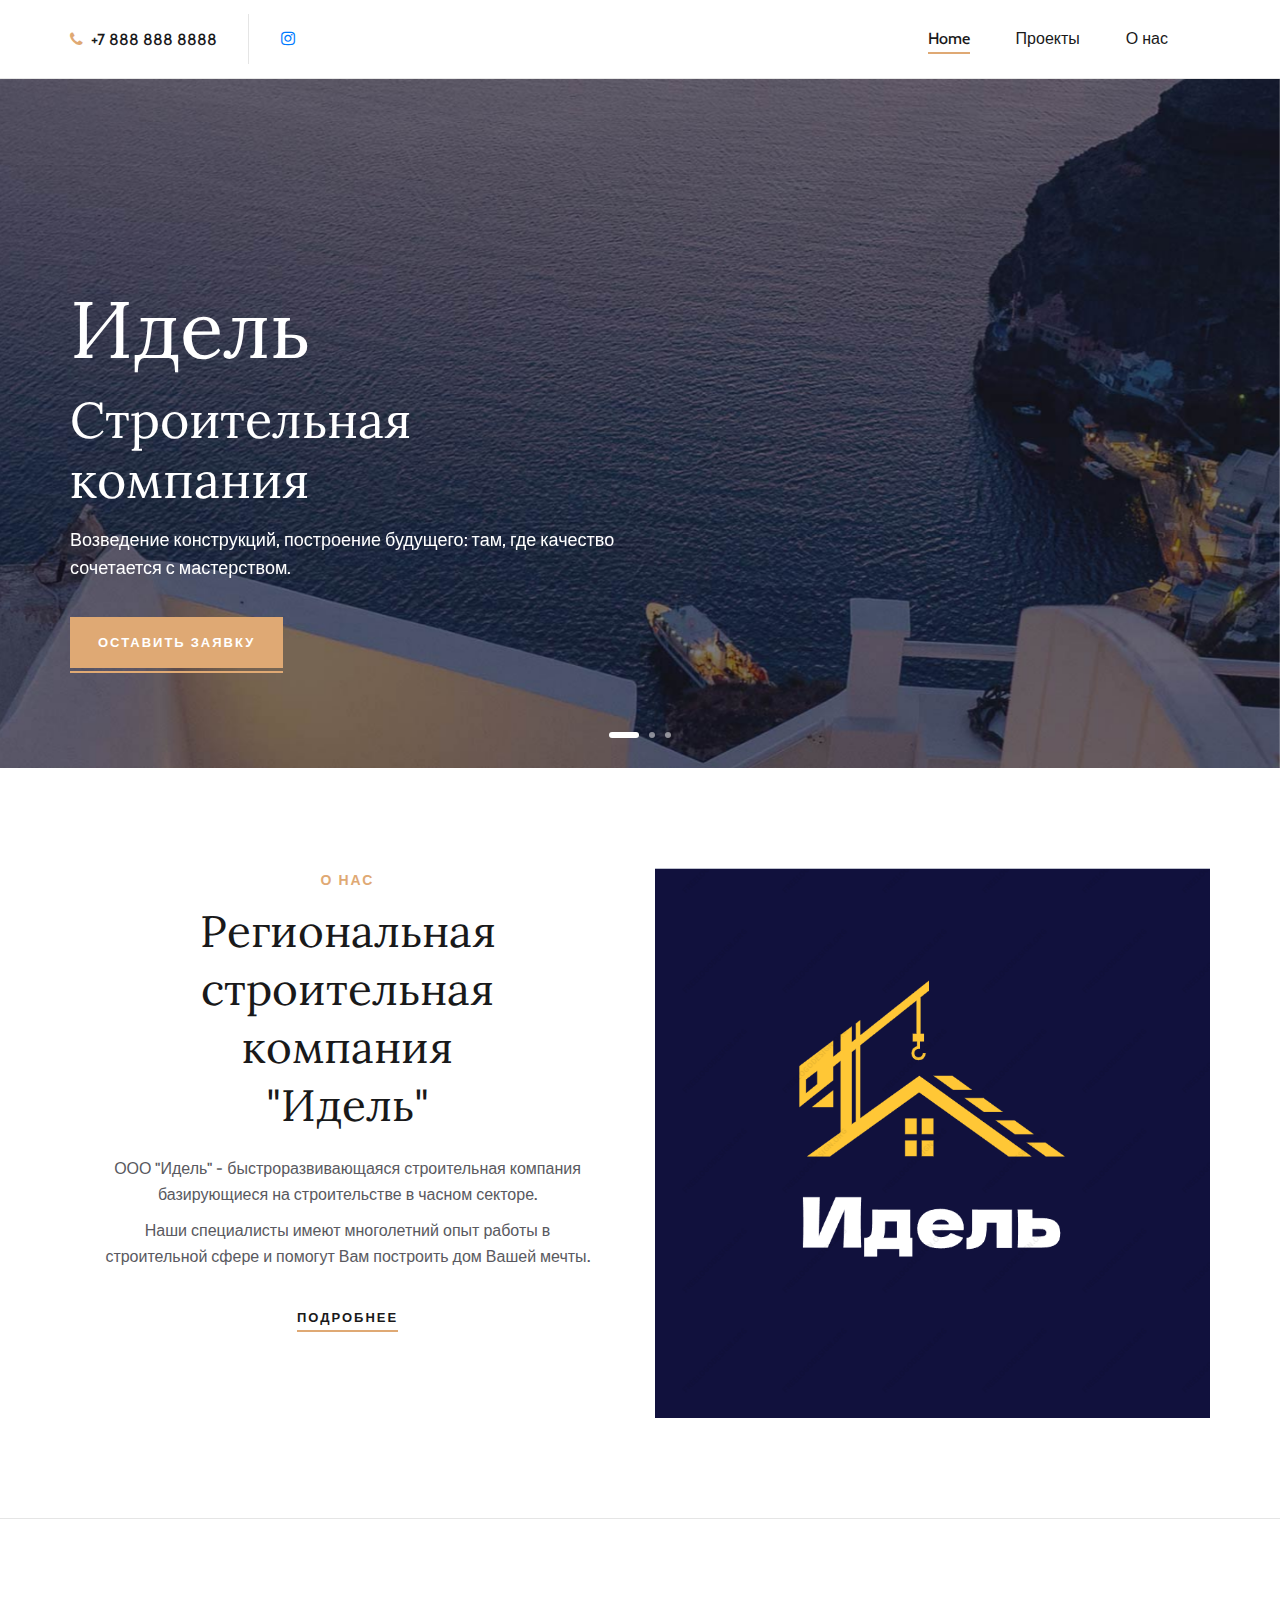
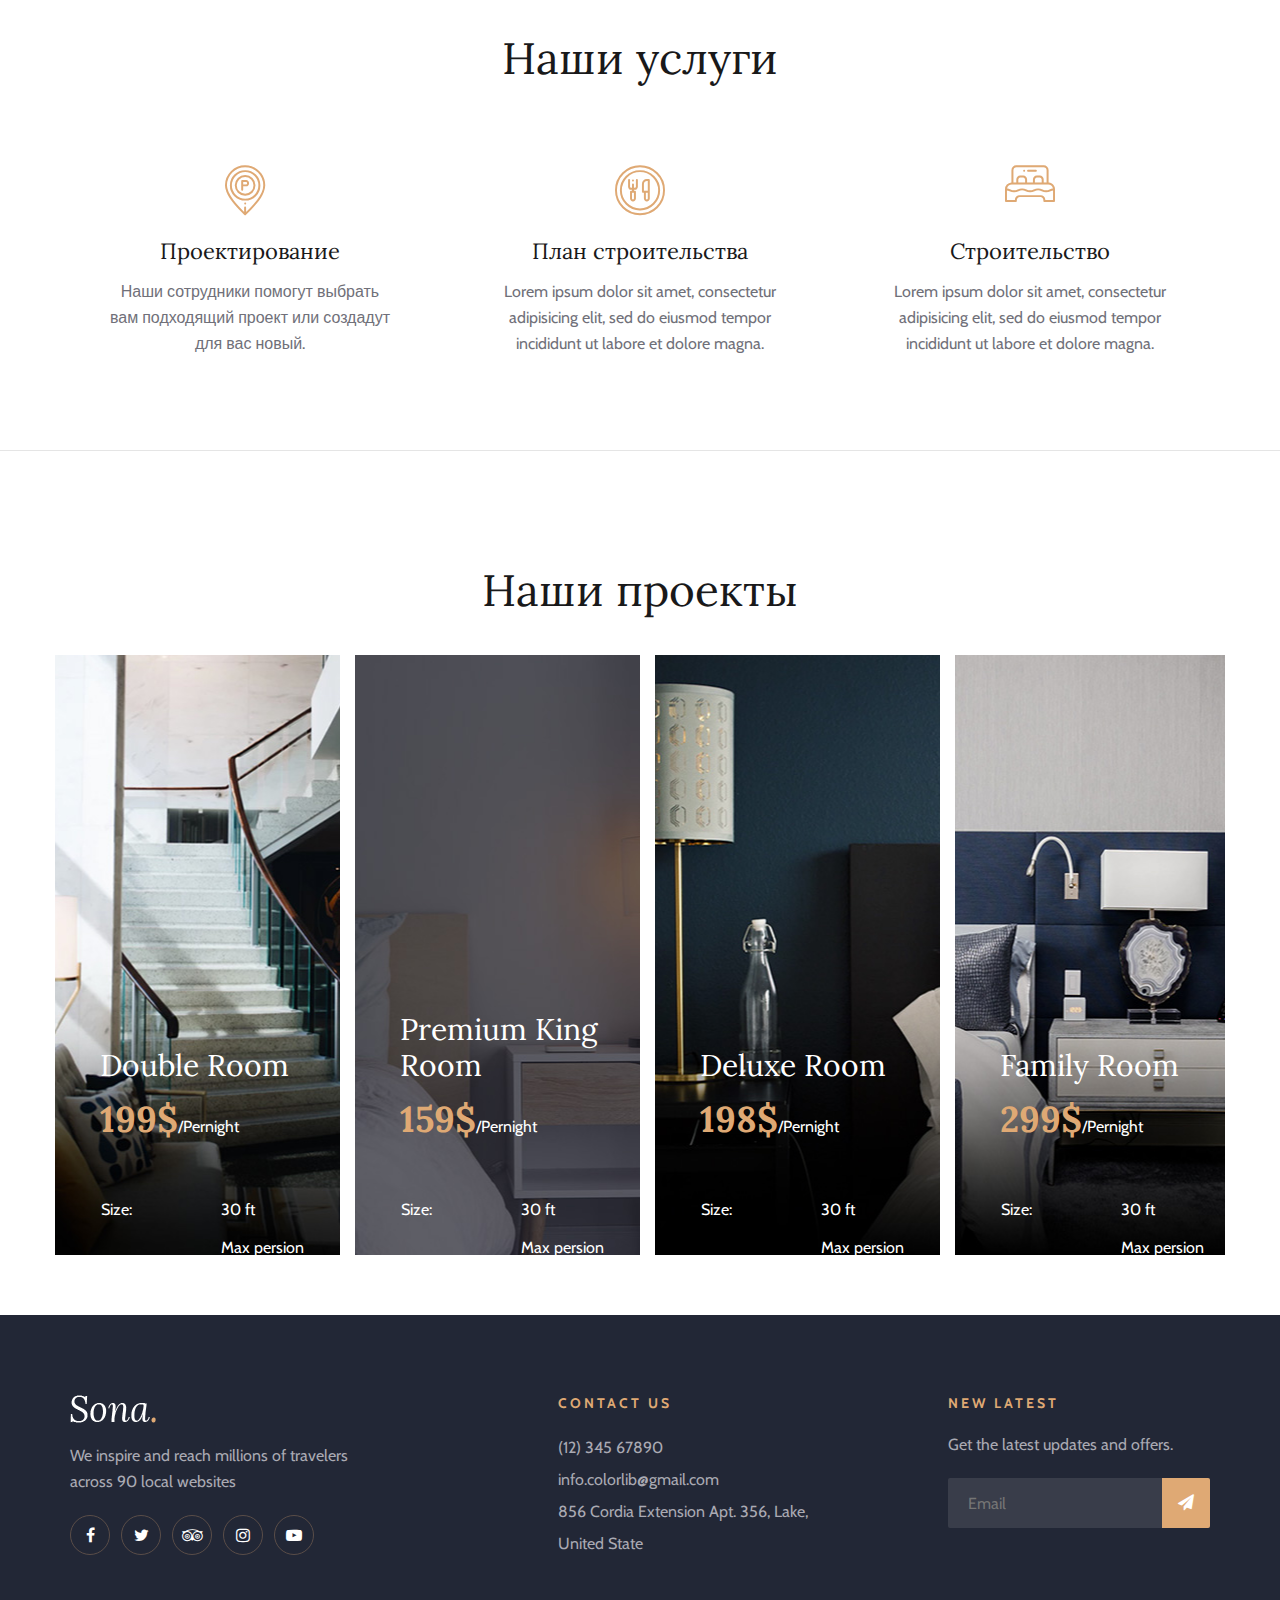
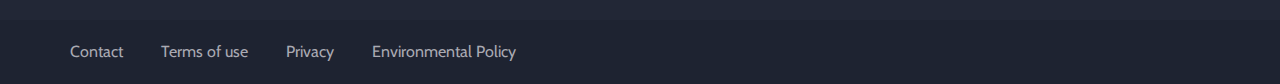
<file: index.html>
<!DOCTYPE html>
<html lang="zxx">

<head>
    <meta charset="UTF-8">
    <meta name="description" content="Sona Template">
    <meta name="keywords" content="Sona, unica, creative, html">
    <meta name="viewport" content="width=device-width, initial-scale=1.0">
    <meta http-equiv="X-UA-Compatible" content="ie=edge">
    <title>Sona | Template</title>

    <!-- Google Font -->
    <link href="https://fonts.googleapis.com/css?family=Lora:400,700&display=swap" rel="stylesheet">
    <link href="https://fonts.googleapis.com/css?family=Cabin:400,500,600,700&display=swap" rel="stylesheet">

    <!-- Css Styles -->
    <link rel="stylesheet" href="css/bootstrap.min.css" type="text/css">
    <link rel="stylesheet" href="css/font-awesome.min.css" type="text/css">
    <link rel="stylesheet" href="css/elegant-icons.css" type="text/css">
    <link rel="stylesheet" href="css/flaticon.css" type="text/css">
    <link rel="stylesheet" href="css/owl.carousel.min.css" type="text/css">
    <link rel="stylesheet" href="css/nice-select.css" type="text/css">
    <link rel="stylesheet" href="css/jquery-ui.min.css" type="text/css">
    <link rel="stylesheet" href="css/magnific-popup.css" type="text/css">
    <link rel="stylesheet" href="css/slicknav.min.css" type="text/css">
    <link rel="stylesheet" href="css/style.css" type="text/css">
</head>

<body>
    <!-- Page Preloder -->
    <div id="preloder">
        <div class="loader"></div>
    </div>

    <!-- Offcanvas Menu Section Begin -->
    <div class="offcanvas-menu-overlay"></div>
    <div class="canvas-open">
        <i class="icon_menu"></i>
    </div>
    <div class="offcanvas-menu-wrapper">
        <div class="canvas-close">
            <i class="icon_close"></i>
        </div>
        <div class="search-icon  search-switch">
            <i class="icon_search"></i>
        </div>
        
        <nav class="mainmenu mobile-menu">
            <ul>
                <li class="active"><a href="./index.html">Home</a></li>
                <li><a href="./rooms.html">Проекты</a></li>
                <li><a href="./about-us.html">О нас</a></li>
                <li><a href="./pages.html">Pages</a>
                    <ul class="dropdown">
                        <li><a href="./room-details.html">Room Details</a></li>
                        <li><a href="#">Deluxe Room</a></li>
                        <li><a href="#">Family Room</a></li>
                        <li><a href="#">Premium Room</a></li>
                    </ul>
                </li>
                <li><a href="./blog.html">News</a></li>
                <li><a href="./contact.html">Contact</a></li>
            </ul>
        </nav>
        <div id="mobile-menu-wrap"></div>
        <div class="top-social">
            

            
            <a href="#"><i class="fa fa-instagram"></i></a>
        </div>
        <ul class="top-widget">
            <li><i class="fa fa-phone"></i> +7 888 888 8888</li>
            <li><i class="fa fa-envelope"></i> info.colorlib@gmail.com</li>
        </ul>
    </div>
    <!-- Offcanvas Menu Section End -->

    <!-- Header Section Begin -->
    <header class="header-section">
        
        <div class="menu-item top-nav" >
            <div class="container">
                <div class="row">
                    <div class="col-lg-6 flex">
                        <ul class="tn-left flex_center">
                            <li><i class="fa fa-phone"></i> +7 888 888 8888</li>
                            <a href="#"><i class="fa fa-instagram"></i></a>
                        </ul>
                    </div>
                    <div class="col-lg-6">
                        <div class="nav-menu">
                            <nav class="mainmenu">
                                <ul>
                                    <li class="active"><a href="./index.html">Home</a></li>
                                    <li><a href="./rooms.html">Проекты</a></li>
                                    <li><a href="./about-us.html">О нас</a></li>
                                    
                                </ul>
                            </nav>
                            
                        </div>
                    </div>
                </div>
            </div>
        </div>
    </header>
    <!-- Header End -->

    <!-- Hero Section Begin -->
    <section class="hero-section">
        <div class="container">
            <div class="row">
                <div class="col-lg-6">
                    <div class="hero-text">
                        <h1>Идель</h1><h2>Строительная компания</h2>
                        <p>Возведение конструкций, построение будущего: там, где качество сочетается с мастерством.</p>
                        <a href="#" class="primary-btn my_main_btn">Оставить заявку</a>
                    </div>
                </div>
                
            </div>
        </div>
        <div class="hero-slider owl-carousel">
            <div class="hs-item set-bg" data-setbg="img/hero/hero-1.jpg"></div>
            <div class="hs-item set-bg" data-setbg="img/hero/hero-2.jpg"></div>
            <div class="hs-item set-bg" data-setbg="img/hero/hero-3.jpg"></div>
        </div>
    </section>
    <!-- Hero Section End -->

    <!-- About Us Section Begin -->
    <section class="aboutus-section spad">
        <div class="container">
            <div class="row">
                <div class="col-lg-6">
                    <div class="about-text">
                        <div class="section-title">
                            <span>О нас</span>
                            <h2>Региональная строительная компания <br />"Идель"</h2>
                        </div>
                        <p class="f-para">ООО "Идель" - быстроразвивающаяся строительная компания базирующиеся на строительстве в часном секторе.</p>
                        <p class="s-para">Наши специалисты имеют многолетний опыт работы в строительной сфере и помогут Вам построить дом Вашей мечты.</p>
                        <a href="#" class="primary-btn about-btn">Подробнее</a>
                    </div>
                </div>
                <div class="col-lg-6">
                    <div class="about-pic">
                        <div class="row">
                            <div class="col-sm-12">
                                <img src="img/logohd1.png" alt="">
                            </div>
                            
                        </div>
                    </div>
                </div>
            </div>
        </div>
    </section>
    <!-- About Us Section End -->

    <!-- Services Section End -->
    <section class="services-section spad">
        <div class="container">
            <div class="row">
                <div class="col-lg-12">
                    <div class="section-title">
                       
                        <h2>Наши услуги</h2>
                    </div>
                </div>
            </div>
            <div class="row">
                <div class="col-lg-4 col-sm-6">
                    <div class="service-item">
                        <i class="flaticon-036-parking"></i>
                        <h4>Проектирование</h4>
                        <p>Наши сотрудники помогут выбрать вам подходящий проект или создадут для вас новый.</p>
                    </div>
                </div>
                <div class="col-lg-4 col-sm-6">
                    <div class="service-item">
                        <i class="flaticon-033-dinner"></i>
                        <h4>План строительства</h4>
                        <p>Lorem ipsum dolor sit amet, consectetur adipisicing elit, sed do eiusmod tempor incididunt ut
                            labore et dolore magna.</p>
                    </div>
                </div>
                <div class="col-lg-4 col-sm-6">
                    <div class="service-item">
                        <i class="flaticon-026-bed"></i>
                        <h4>Строительство</h4>
                        <p>Lorem ipsum dolor sit amet, consectetur adipisicing elit, sed do eiusmod tempor incididunt ut
                            labore et dolore magna.</p>
                    </div>
                </div>
                
            </div>
        </div>
    </section>
    <!-- Services Section End -->

    <!-- Home Room Section Begin -->
    <section class="services-section spad">
        <div class="container">
            <div class="row">
                <div class="col-lg-12">
                    <div class="section-title">
                        
                        <h2>Наши проекты</h2>
                    </div>
                </div>
            </div>
            <div class="hp-room-items">
                <div class="row">
                    <div class="col-lg-3 col-md-6">
                        <div class="hp-room-item set-bg" data-setbg="img/room/room-b1.jpg">
                            <div class="hr-text">
                                <h3>Double Room</h3>
                                <h2>199$<span>/Pernight</span></h2>
                                <table>
                                    <tbody>
                                        <tr>
                                            <td class="r-o">Size:</td>
                                            <td>30 ft</td>
                                        </tr>
                                        <tr>
                                            <td class="r-o">Capacity:</td>
                                            <td>Max persion 5</td>
                                        </tr>
                                        <tr>
                                            <td class="r-o">Bed:</td>
                                            <td>King Beds</td>
                                        </tr>
                                        <tr>
                                            <td class="r-o">Services:</td>
                                            <td>Wifi, Television, Bathroom,...</td>
                                        </tr>
                                    </tbody>
                                </table>
                                <a href="#" class="primary-btn">More Details</a>
                            </div>
                        </div>
                    </div>
                    <div class="col-lg-3 col-md-6">
                        <div class="hp-room-item set-bg" data-setbg="img/room/room-b2.jpg">
                            <div class="hr-text">
                                <h3>Premium King Room</h3>
                                <h2>159$<span>/Pernight</span></h2>
                                <table>
                                    <tbody>
                                        <tr>
                                            <td class="r-o">Size:</td>
                                            <td>30 ft</td>
                                        </tr>
                                        <tr>
                                            <td class="r-o">Capacity:</td>
                                            <td>Max persion 5</td>
                                        </tr>
                                        <tr>
                                            <td class="r-o">Bed:</td>
                                            <td>King Beds</td>
                                        </tr>
                                        <tr>
                                            <td class="r-o">Services:</td>
                                            <td>Wifi, Television, Bathroom,...</td>
                                        </tr>
                                    </tbody>
                                </table>
                                <a href="#" class="primary-btn">More Details</a>
                            </div>
                        </div>
                    </div>
                    <div class="col-lg-3 col-md-6">
                        <div class="hp-room-item set-bg" data-setbg="img/room/room-b3.jpg">
                            <div class="hr-text">
                                <h3>Deluxe Room</h3>
                                <h2>198$<span>/Pernight</span></h2>
                                <table>
                                    <tbody>
                                        <tr>
                                            <td class="r-o">Size:</td>
                                            <td>30 ft</td>
                                        </tr>
                                        <tr>
                                            <td class="r-o">Capacity:</td>
                                            <td>Max persion 5</td>
                                        </tr>
                                        <tr>
                                            <td class="r-o">Bed:</td>
                                            <td>King Beds</td>
                                        </tr>
                                        <tr>
                                            <td class="r-o">Services:</td>
                                            <td>Wifi, Television, Bathroom,...</td>
                                        </tr>
                                    </tbody>
                                </table>
                                <a href="#" class="primary-btn">More Details</a>
                            </div>
                        </div>
                    </div>
                    <div class="col-lg-3 col-md-6">
                        <div class="hp-room-item set-bg" data-setbg="img/room/room-b4.jpg">
                            <div class="hr-text">
                                <h3>Family Room</h3>
                                <h2>299$<span>/Pernight</span></h2>
                                <table>
                                    <tbody>
                                        <tr>
                                            <td class="r-o">Size:</td>
                                            <td>30 ft</td>
                                        </tr>
                                        <tr>
                                            <td class="r-o">Capacity:</td>
                                            <td>Max persion 5</td>
                                        </tr>
                                        <tr>
                                            <td class="r-o">Bed:</td>
                                            <td>King Beds</td>
                                        </tr>
                                        <tr>
                                            <td class="r-o">Services:</td>
                                            <td>Wifi, Television, Bathroom,...</td>
                                        </tr>
                                    </tbody>
                                </table>
                                <a href="#" class="primary-btn">More Details</a>
                            </div>
                        </div>
                    </div>
                </div>
            </div>
        </div>
    </section>
    <!-- Home Room Section End -->

   

   

    <!-- Footer Section Begin -->
    <footer class="footer-section">
        <div class="container">
            <div class="footer-text">
                <div class="row">
                    <div class="col-lg-4">
                        <div class="ft-about">
                            <div class="logo">
                                <a href="#">
                                    <img src="img/footer-logo.png" alt="">
                                </a>
                            </div>
                            <p>We inspire and reach millions of travelers<br /> across 90 local websites</p>
                            <div class="fa-social">
                                <a href="#"><i class="fa fa-facebook"></i></a>
                                <a href="#"><i class="fa fa-twitter"></i></a>
                                <a href="#"><i class="fa fa-tripadvisor"></i></a>
                                <a href="#"><i class="fa fa-instagram"></i></a>
                                <a href="#"><i class="fa fa-youtube-play"></i></a>
                            </div>
                        </div>
                    </div>
                    <div class="col-lg-3 offset-lg-1">
                        <div class="ft-contact">
                            <h6>Contact Us</h6>
                            <ul>
                                <li>(12) 345 67890</li>
                                <li>info.colorlib@gmail.com</li>
                                <li>856 Cordia Extension Apt. 356, Lake, United State</li>
                            </ul>
                        </div>
                    </div>
                    <div class="col-lg-3 offset-lg-1">
                        <div class="ft-newslatter">
                            <h6>New latest</h6>
                            <p>Get the latest updates and offers.</p>
                            <form action="#" class="fn-form">
                                <input type="text" placeholder="Email">
                                <button type="submit"><i class="fa fa-send"></i></button>
                            </form>
                        </div>
                    </div>
                </div>
            </div>
        </div>
        <div class="copyright-option">
            <div class="container">
                <div class="row">
                    <div class="col-lg-7">
                        <ul>
                            <li><a href="#">Contact</a></li>
                            <li><a href="#">Terms of use</a></li>
                            <li><a href="#">Privacy</a></li>
                            <li><a href="#">Environmental Policy</a></li>
                        </ul>
                    </div>
                </div>
            </div>
        </div>
    </footer>
    <!-- Footer Section End -->

    <!-- Search model Begin -->
    <div class="search-model">
        <div class="h-100 d-flex align-items-center justify-content-center">
            <div class="search-close-switch"><i class="icon_close"></i></div>
            <form class="search-model-form">
                <input type="text" id="search-input" placeholder="Search here.....">
            </form>
        </div>
    </div>
    <!-- Search model end -->

    <!-- Js Plugins -->
    <script src="js/jquery-3.3.1.min.js"></script>
    <script src="js/bootstrap.min.js"></script>
    <script src="js/jquery.magnific-popup.min.js"></script>
    <script src="js/jquery.nice-select.min.js"></script>
    <script src="js/jquery-ui.min.js"></script>
    <script src="js/jquery.slicknav.js"></script>
    <script src="js/owl.carousel.min.js"></script>
    <script src="js/main.js"></script>
</body>

</html>
</file>
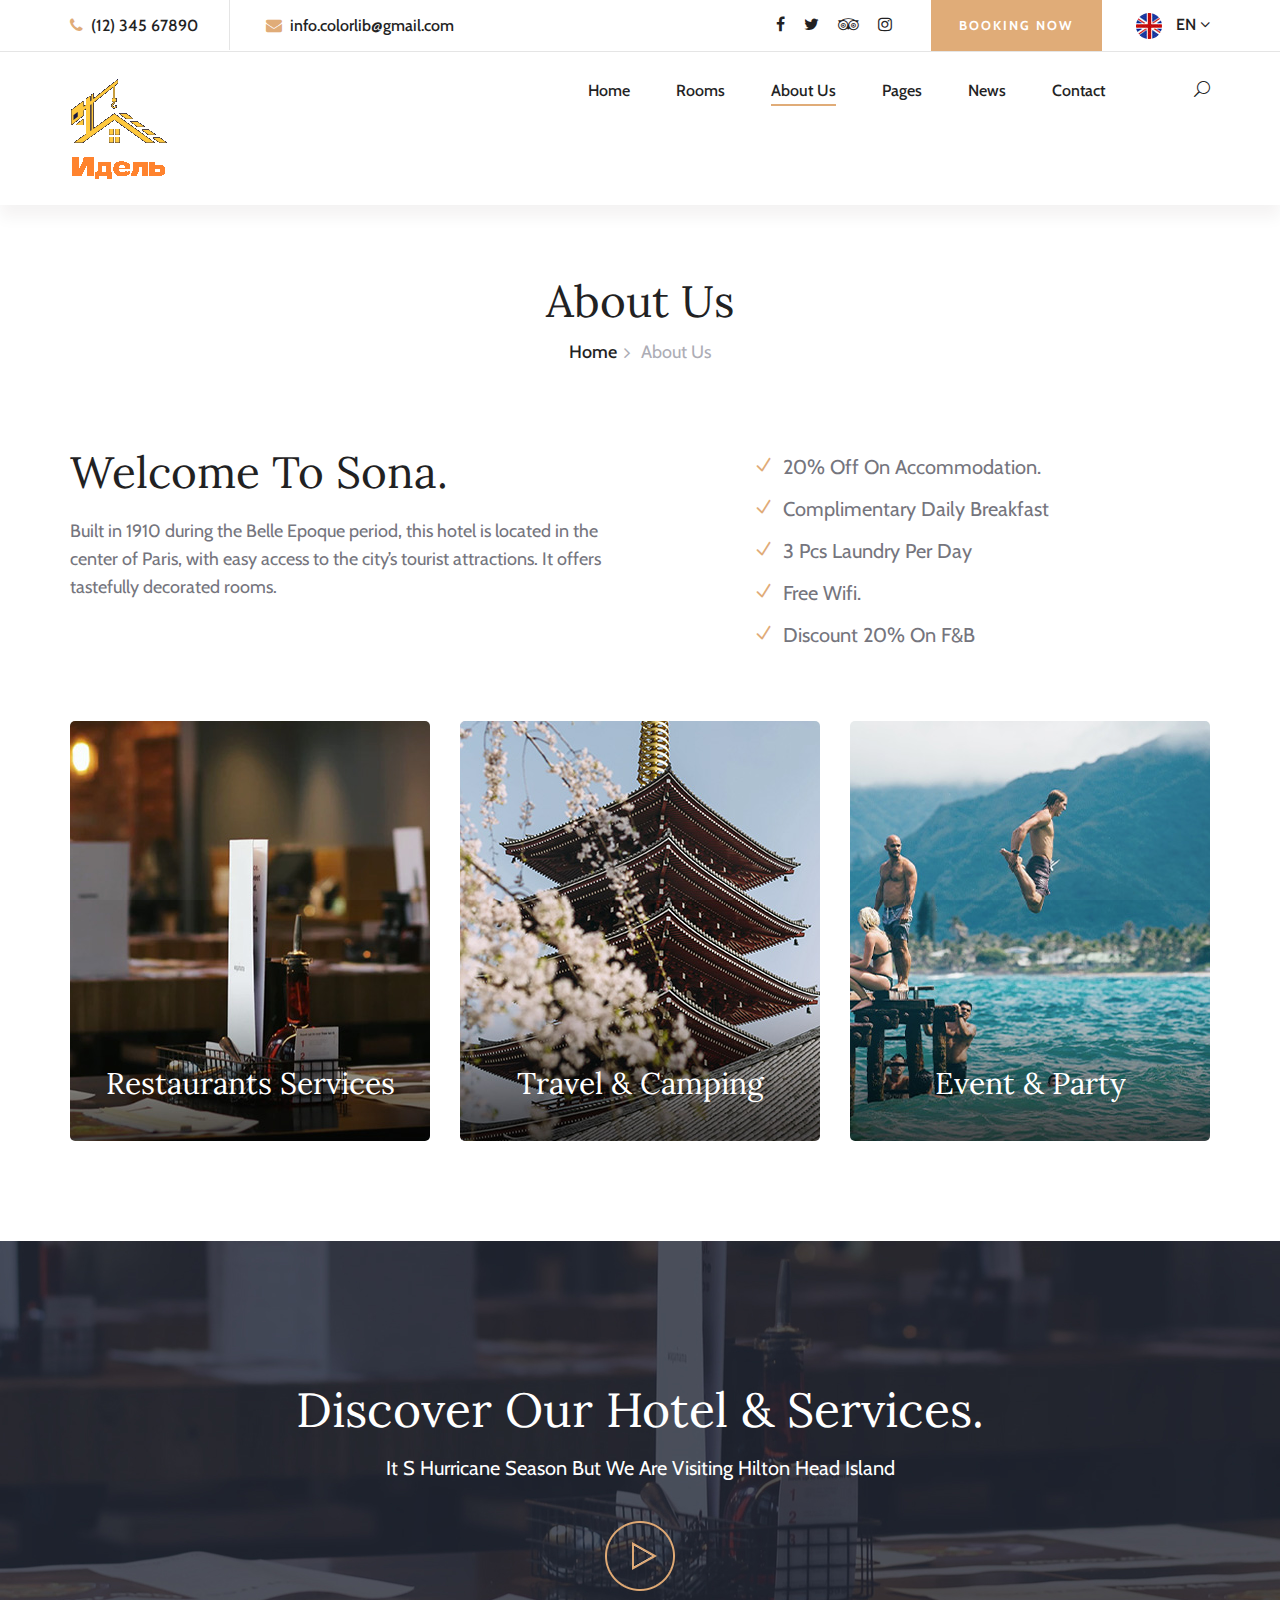
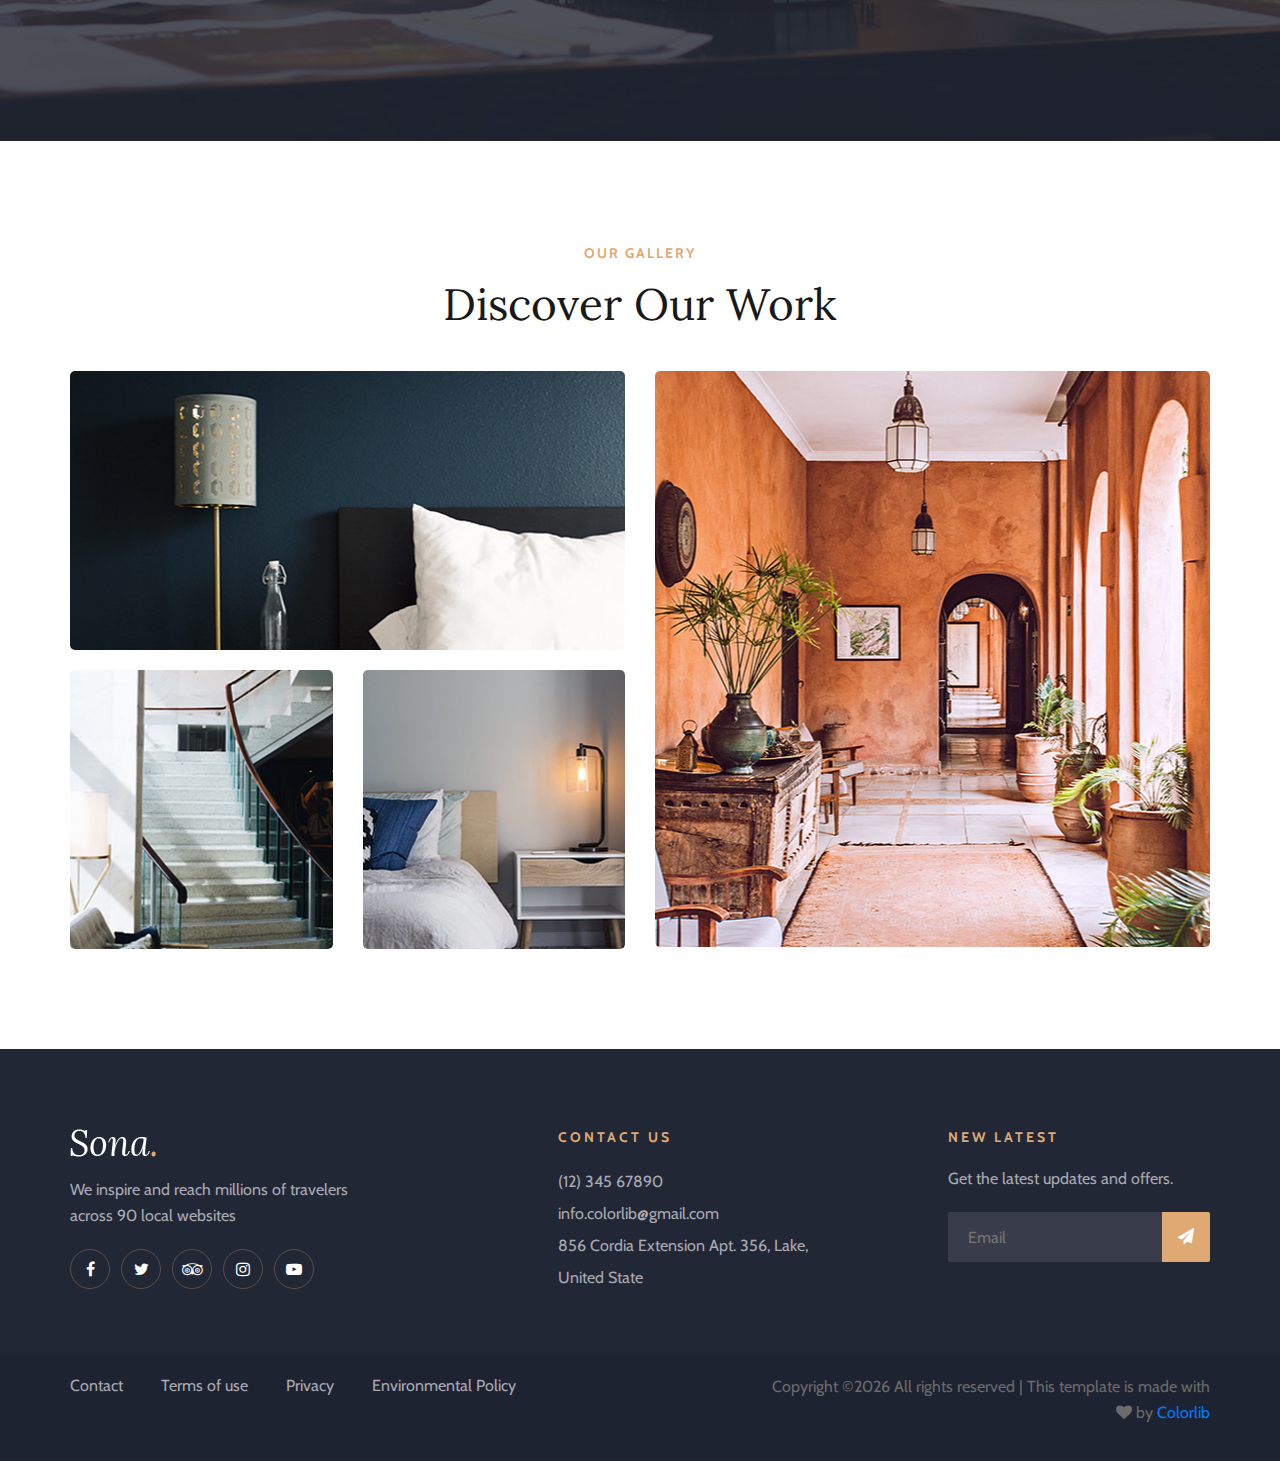
<file: about-us.html>
<!DOCTYPE html>
<html lang="zxx">

<head>
    <meta charset="UTF-8">
    <meta name="description" content="Sona Template">
    <meta name="keywords" content="Sona, unica, creative, html">
    <meta name="viewport" content="width=device-width, initial-scale=1.0">
    <meta http-equiv="X-UA-Compatible" content="ie=edge">
    <title>Sona | Template</title>

    <!-- Google Font -->
    <link href="https://fonts.googleapis.com/css?family=Lora:400,700&display=swap" rel="stylesheet">
    <link href="https://fonts.googleapis.com/css?family=Cabin:400,500,600,700&display=swap" rel="stylesheet">

    <!-- Css Styles -->
    <link rel="stylesheet" href="css/bootstrap.min.css" type="text/css">
    <link rel="stylesheet" href="css/font-awesome.min.css" type="text/css">
    <link rel="stylesheet" href="css/elegant-icons.css" type="text/css">
    <link rel="stylesheet" href="css/flaticon.css" type="text/css">
    <link rel="stylesheet" href="css/owl.carousel.min.css" type="text/css">
    <link rel="stylesheet" href="css/nice-select.css" type="text/css">
    <link rel="stylesheet" href="css/jquery-ui.min.css" type="text/css">
    <link rel="stylesheet" href="css/magnific-popup.css" type="text/css">
    <link rel="stylesheet" href="css/slicknav.min.css" type="text/css">
    <link rel="stylesheet" href="css/style.css" type="text/css">
</head>

<body>
    <!-- Page Preloder -->
    <div id="preloder">
        <div class="loader"></div>
    </div>

    <!-- Offcanvas Menu Section Begin -->
    <div class="offcanvas-menu-overlay"></div>
    <div class="canvas-open">
        <i class="icon_menu"></i>
    </div>
    <div class="offcanvas-menu-wrapper">
        <div class="canvas-close">
            <i class="icon_close"></i>
        </div>
        <div class="search-icon search-switch">
            <i class="icon_search"></i>
        </div>
        <div class="header-configure-area">
            <div class="language-option">
                <img src="img/flag.jpg" alt="">
                <span>EN <i class="fa fa-angle-down"></i></span>
                <div class="flag-dropdown">
                    <ul>
                        <li><a href="#">Zi</a></li>
                        <li><a href="#">Fr</a></li>
                    </ul>
                </div>
            </div>
            <a href="#" class="bk-btn">Booking Now</a>
        </div>
        <nav class="mainmenu mobile-menu">
            <ul>
                <li class="active"><a href="./index.html">Home</a></li>
                <li><a href="./rooms.html">Rooms</a></li>
                <li><a href="./about-us.html">About Us</a></li>
                <li><a href="./pages.html">Pages</a>
                    <ul class="dropdown">
                        <li><a href="./room-details.html">Room Details</a></li>
                        <li><a href="./blog-details.html">Blog Details</a></li>
                        <li><a href="#">Family Room</a></li>
                        <li><a href="#">Premium Room</a></li>
                    </ul>
                </li>
                <li><a href="./blog.html">News</a></li>
                <li><a href="./contact.html">Contact</a></li>
            </ul>
        </nav>
        <div id="mobile-menu-wrap"></div>
        <div class="top-social">
            <a href="#"><i class="fa fa-facebook"></i></a>
            <a href="#"><i class="fa fa-twitter"></i></a>
            <a href="#"><i class="fa fa-tripadvisor"></i></a>
            <a href="#"><i class="fa fa-instagram"></i></a>
        </div>
        <ul class="top-widget">
            <li><i class="fa fa-phone"></i> (12) 345 67890</li>
            <li><i class="fa fa-envelope"></i> info.colorlib@gmail.com</li>
        </ul>
    </div>
    <!-- Offcanvas Menu Section End -->

    <!-- Header Section Begin -->
    <header class="header-section header-normal">
        <div class="top-nav">
            <div class="container">
                <div class="row">
                    <div class="col-lg-6">
                        <ul class="tn-left">
                            <li><i class="fa fa-phone"></i> (12) 345 67890</li>
                            <li><i class="fa fa-envelope"></i> info.colorlib@gmail.com</li>
                        </ul>
                    </div>
                    <div class="col-lg-6">
                        <div class="tn-right">
                            <div class="top-social">
                                <a href="#"><i class="fa fa-facebook"></i></a>
                                <a href="#"><i class="fa fa-twitter"></i></a>
                                <a href="#"><i class="fa fa-tripadvisor"></i></a>
                                <a href="#"><i class="fa fa-instagram"></i></a>
                            </div>
                            <a href="#" class="bk-btn">Booking Now</a>
                            <div class="language-option">
                                <img src="img/flag.jpg" alt="">
                                <span>EN <i class="fa fa-angle-down"></i></span>
                                <div class="flag-dropdown">
                                    <ul>
                                        <li><a href="#">Zi</a></li>
                                        <li><a href="#">Fr</a></li>
                                    </ul>
                                </div>
                            </div>
                        </div>
                    </div>
                </div>
            </div>
        </div>
        <div class="menu-item">
            <div class="container">
                <div class="row">
                    <div class="col-lg-2">
                        <div class="logo">
                            <a href="./index.html">
                                <img src="img/logo.png" alt="">
                            </a>
                        </div>
                    </div>
                    <div class="col-lg-10">
                        <div class="nav-menu">
                            <nav class="mainmenu">
                                <ul>
                                    <li><a href="./index.html">Home</a></li>
                                    <li><a href="./rooms.html">Rooms</a></li>
                                    <li class="active"><a href="./about-us.html">About Us</a></li>
                                    <li><a href="./pages.html">Pages</a>
                                        <ul class="dropdown">
                                            <li><a href="./room-details.html">Room Details</a></li>
                                            <li><a href="./blog-details.html">Blog Details</a></li>
                                            <li><a href="#">Family Room</a></li>
                                            <li><a href="#">Premium Room</a></li>
                                        </ul>
                                    </li>
                                    <li><a href="./blog.html">News</a></li>
                                    <li><a href="./contact.html">Contact</a></li>
                                </ul>
                            </nav>
                            <div class="nav-right search-switch">
                                <i class="icon_search"></i>
                            </div>
                        </div>
                    </div>
                </div>
            </div>
        </div>
    </header>
    <!-- Header End -->

    <!-- Breadcrumb Section Begin -->
    <div class="breadcrumb-section">
        <div class="container">
            <div class="row">
                <div class="col-lg-12">
                    <div class="breadcrumb-text">
                        <h2>About Us</h2>
                        <div class="bt-option">
                            <a href="./index.html">Home</a>
                            <span>About Us</span>
                        </div>
                    </div>
                </div>
            </div>
        </div>
    </div>
    <!-- Breadcrumb Section End -->

    <!-- About Us Page Section Begin -->
    <section class="aboutus-page-section spad">
        <div class="container">
            <div class="about-page-text">
                <div class="row">
                    <div class="col-lg-6">
                        <div class="ap-title">
                            <h2>Welcome To Sona.</h2>
                            <p>Built in 1910 during the Belle Epoque period, this hotel is located in the center of
                                Paris, with easy access to the city’s tourist attractions. It offers tastefully
                                decorated rooms.</p>
                        </div>
                    </div>
                    <div class="col-lg-5 offset-lg-1">
                        <ul class="ap-services">
                            <li><i class="icon_check"></i> 20% Off On Accommodation.</li>
                            <li><i class="icon_check"></i> Complimentary Daily Breakfast</li>
                            <li><i class="icon_check"></i> 3 Pcs Laundry Per Day</li>
                            <li><i class="icon_check"></i> Free Wifi.</li>
                            <li><i class="icon_check"></i> Discount 20% On F&B</li>
                        </ul>
                    </div>
                </div>
            </div>
            <div class="about-page-services">
                <div class="row">
                    <div class="col-md-4">
                        <div class="ap-service-item set-bg" data-setbg="img/about/about-p1.jpg">
                            <div class="api-text">
                                <h3>Restaurants Services</h3>
                            </div>
                        </div>
                    </div>
                    <div class="col-md-4">
                        <div class="ap-service-item set-bg" data-setbg="img/about/about-p2.jpg">
                            <div class="api-text">
                                <h3>Travel & Camping</h3>
                            </div>
                        </div>
                    </div>
                    <div class="col-md-4">
                        <div class="ap-service-item set-bg" data-setbg="img/about/about-p3.jpg">
                            <div class="api-text">
                                <h3>Event & Party</h3>
                            </div>
                        </div>
                    </div>
                </div>
            </div>
        </div>
    </section>
    <!-- About Us Page Section End -->

    <!-- Video Section Begin -->
    <section class="video-section set-bg" data-setbg="img/video-bg.jpg">
        <div class="container">
            <div class="row">
                <div class="col-lg-12">
                    <div class="video-text">
                        <h2>Discover Our Hotel & Services.</h2>
                        <p>It S Hurricane Season But We Are Visiting Hilton Head Island</p>
                        <a href="https://www.youtube.com/watch?v=EzKkl64rRbM" class="play-btn video-popup"><img
                                src="img/play.png" alt=""></a>
                    </div>
                </div>
            </div>
        </div>
    </section>
    <!-- Video Section End -->

    <!-- Gallery Section Begin -->
    <section class="gallery-section spad">
        <div class="container">
            <div class="row">
                <div class="col-lg-12">
                    <div class="section-title">
                        <span>Our Gallery</span>
                        <h2>Discover Our Work</h2>
                    </div>
                </div>
            </div>
            <div class="row">
                <div class="col-lg-6">
                    <div class="gallery-item set-bg" data-setbg="img/gallery/gallery-1.jpg">
                        <div class="gi-text">
                            <h3>Room Luxury</h3>
                        </div>
                    </div>
                    <div class="row">
                        <div class="col-sm-6">
                            <div class="gallery-item set-bg" data-setbg="img/gallery/gallery-3.jpg">
                                <div class="gi-text">
                                    <h3>Room Luxury</h3>
                                </div>
                            </div>
                        </div>
                        <div class="col-sm-6">
                            <div class="gallery-item set-bg" data-setbg="img/gallery/gallery-4.jpg">
                                <div class="gi-text">
                                    <h3>Room Luxury</h3>
                                </div>
                            </div>
                        </div>
                    </div>
                </div>
                <div class="col-lg-6">
                    <div class="gallery-item large-item set-bg" data-setbg="img/gallery/gallery-2.jpg">
                        <div class="gi-text">
                            <h3>Room Luxury</h3>
                        </div>
                    </div>
                </div>
            </div>
        </div>
    </section>
    <!-- Gallery Section End -->

    <!-- Footer Section Begin -->
    <footer class="footer-section">
        <div class="container">
            <div class="footer-text">
                <div class="row">
                    <div class="col-lg-4">
                        <div class="ft-about">
                            <div class="logo">
                                <a href="#">
                                    <img src="img/footer-logo.png" alt="">
                                </a>
                            </div>
                            <p>We inspire and reach millions of travelers<br /> across 90 local websites</p>
                            <div class="fa-social">
                                <a href="#"><i class="fa fa-facebook"></i></a>
                                <a href="#"><i class="fa fa-twitter"></i></a>
                                <a href="#"><i class="fa fa-tripadvisor"></i></a>
                                <a href="#"><i class="fa fa-instagram"></i></a>
                                <a href="#"><i class="fa fa-youtube-play"></i></a>
                            </div>
                        </div>
                    </div>
                    <div class="col-lg-3 offset-lg-1">
                        <div class="ft-contact">
                            <h6>Contact Us</h6>
                            <ul>
                                <li>(12) 345 67890</li>
                                <li>info.colorlib@gmail.com</li>
                                <li>856 Cordia Extension Apt. 356, Lake, United State</li>
                            </ul>
                        </div>
                    </div>
                    <div class="col-lg-3 offset-lg-1">
                        <div class="ft-newslatter">
                            <h6>New latest</h6>
                            <p>Get the latest updates and offers.</p>
                            <form action="#" class="fn-form">
                                <input type="text" placeholder="Email">
                                <button type="submit"><i class="fa fa-send"></i></button>
                            </form>
                        </div>
                    </div>
                </div>
            </div>
        </div>
        <div class="copyright-option">
            <div class="container">
                <div class="row">
                    <div class="col-lg-7">
                        <ul>
                            <li><a href="#">Contact</a></li>
                            <li><a href="#">Terms of use</a></li>
                            <li><a href="#">Privacy</a></li>
                            <li><a href="#">Environmental Policy</a></li>
                        </ul>
                    </div>
                    <div class="col-lg-5">
                        <div class="co-text"><p><!-- Link back to Colorlib can't be removed. Template is licensed under CC BY 3.0. -->
  Copyright &copy;<script>document.write(new Date().getFullYear());</script> All rights reserved | This template is made with <i class="fa fa-heart" aria-hidden="true"></i> by <a href="https://colorlib.com" target="_blank">Colorlib</a>
  <!-- Link back to Colorlib can't be removed. Template is licensed under CC BY 3.0. --></p></div>
                    </div>
                </div>
            </div>
        </div>
    </footer>
    <!-- Footer Section End -->

    <!-- Search model Begin -->
    <div class="search-model">
        <div class="h-100 d-flex align-items-center justify-content-center">
            <div class="search-close-switch"><i class="icon_close"></i></div>
            <form class="search-model-form">
                <input type="text" id="search-input" placeholder="Search here.....">
            </form>
        </div>
    </div>
    <!-- Search model end -->

    <!-- Js Plugins -->
    <script src="js/jquery-3.3.1.min.js"></script>
    <script src="js/bootstrap.min.js"></script>
    <script src="js/jquery.magnific-popup.min.js"></script>
    <script src="js/jquery.nice-select.min.js"></script>
    <script src="js/jquery-ui.min.js"></script>
    <script src="js/jquery.slicknav.js"></script>
    <script src="js/owl.carousel.min.js"></script>
    <script src="js/main.js"></script>
</body>

</html>
</file>
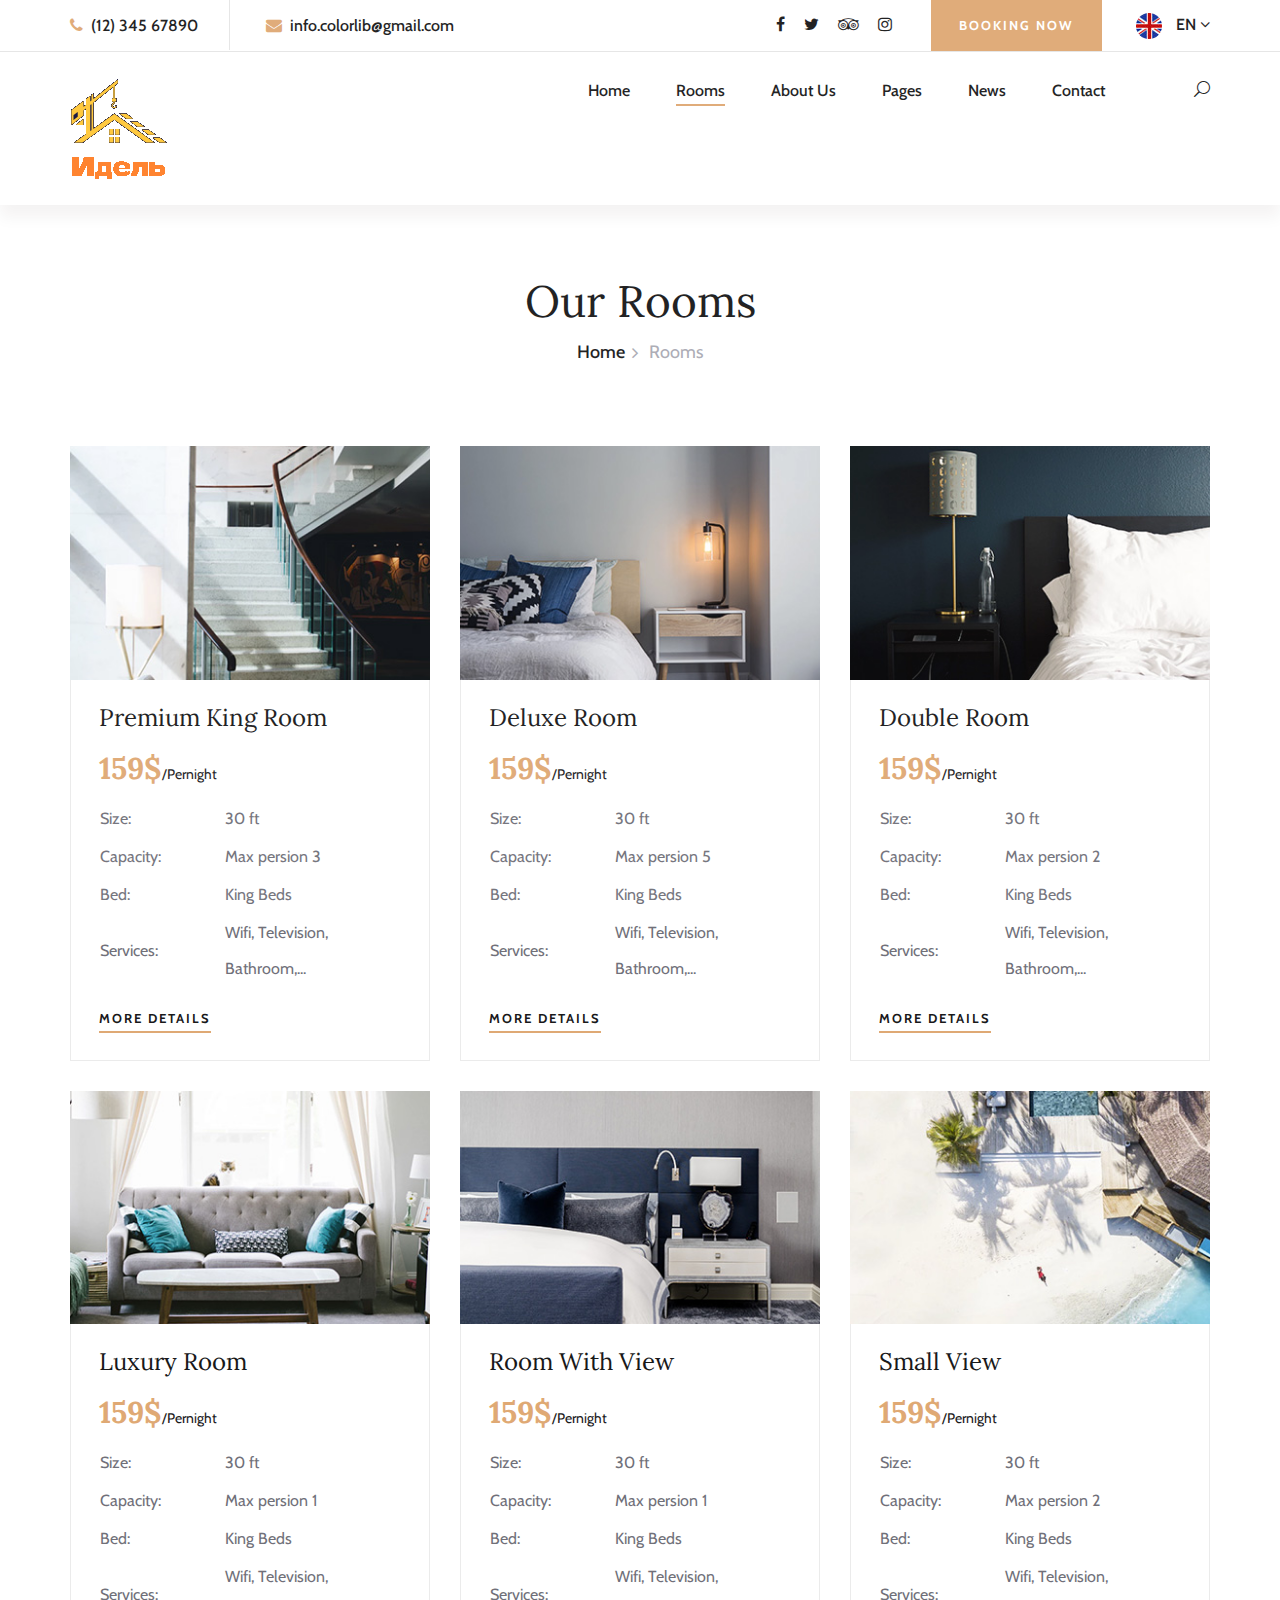
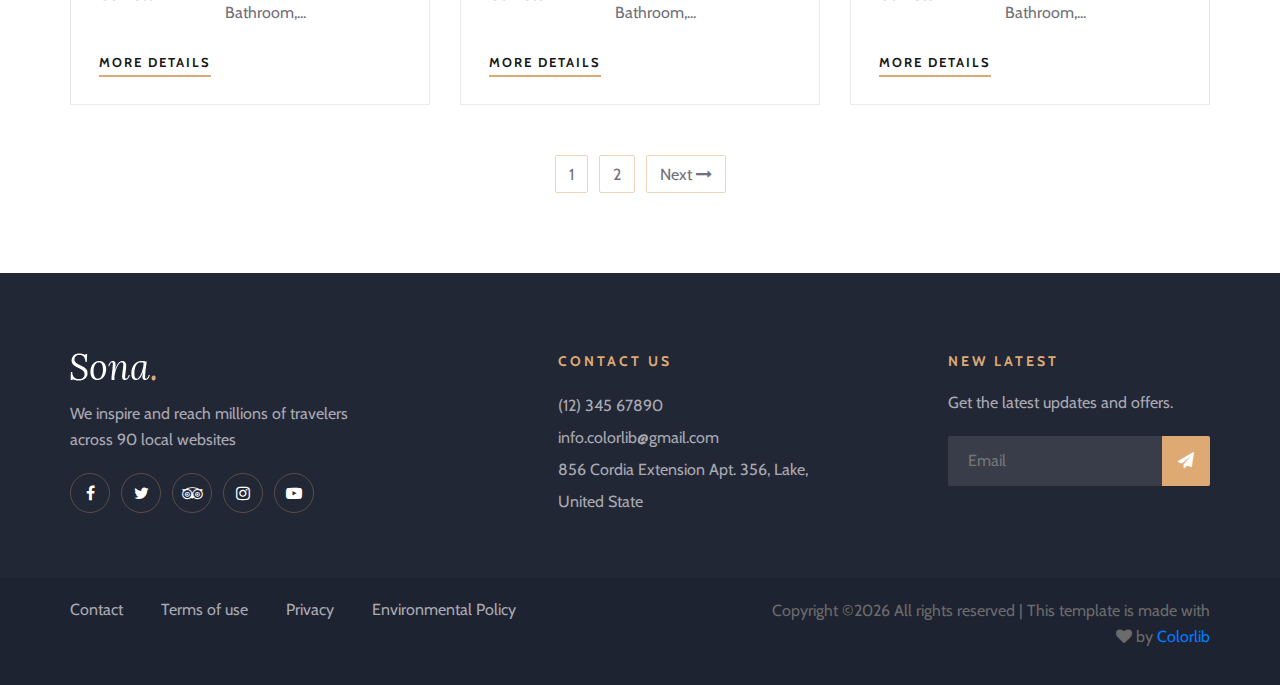
<file: rooms.html>
<!DOCTYPE html>
<html lang="zxx">

<head>
    <meta charset="UTF-8">
    <meta name="description" content="Sona Template">
    <meta name="keywords" content="Sona, unica, creative, html">
    <meta name="viewport" content="width=device-width, initial-scale=1.0">
    <meta http-equiv="X-UA-Compatible" content="ie=edge">
    <title>Sona | Template</title>

    <!-- Google Font -->
    <link href="https://fonts.googleapis.com/css?family=Lora:400,700&display=swap" rel="stylesheet">
    <link href="https://fonts.googleapis.com/css?family=Cabin:400,500,600,700&display=swap" rel="stylesheet">

    <!-- Css Styles -->
    <link rel="stylesheet" href="css/bootstrap.min.css" type="text/css">
    <link rel="stylesheet" href="css/font-awesome.min.css" type="text/css">
    <link rel="stylesheet" href="css/elegant-icons.css" type="text/css">
    <link rel="stylesheet" href="css/flaticon.css" type="text/css">
    <link rel="stylesheet" href="css/owl.carousel.min.css" type="text/css">
    <link rel="stylesheet" href="css/nice-select.css" type="text/css">
    <link rel="stylesheet" href="css/jquery-ui.min.css" type="text/css">
    <link rel="stylesheet" href="css/magnific-popup.css" type="text/css">
    <link rel="stylesheet" href="css/slicknav.min.css" type="text/css">
    <link rel="stylesheet" href="css/style.css" type="text/css">
</head>

<body>
    <!-- Page Preloder -->
    <div id="preloder">
        <div class="loader"></div>
    </div>

    <!-- Offcanvas Menu Section Begin -->
    <div class="offcanvas-menu-overlay"></div>
    <div class="canvas-open">
        <i class="icon_menu"></i>
    </div>
    <div class="offcanvas-menu-wrapper">
        <div class="canvas-close">
            <i class="icon_close"></i>
        </div>
        <div class="search-icon search-switch">
            <i class="icon_search"></i>
        </div>
        <div class="header-configure-area">
            <div class="language-option">
                <img src="img/flag.jpg" alt="">
                <span>EN <i class="fa fa-angle-down"></i></span>
                <div class="flag-dropdown">
                    <ul>
                        <li><a href="#">Zi</a></li>
                        <li><a href="#">Fr</a></li>
                    </ul>
                </div>
            </div>
            <a href="#" class="bk-btn">Booking Now</a>
        </div>
        <nav class="mainmenu mobile-menu">
            <ul>
                <li class="active"><a href="./index.html">Home</a></li>
                <li><a href="./rooms.html">Rooms</a></li>
                <li><a href="./about-us.html">About Us</a></li>
                <li><a href="./pages.html">Pages</a>
                    <ul class="dropdown">
                        <li><a href="./room-details.html">Room Details</a></li>
                        <li><a href="./blog-details.html">Blog Details</a></li>
                        <li><a href="#">Family Room</a></li>
                        <li><a href="#">Premium Room</a></li>
                    </ul>
                </li>
                <li><a href="./blog.html">News</a></li>
                <li><a href="./contact.html">Contact</a></li>
            </ul>
        </nav>
        <div id="mobile-menu-wrap"></div>
        <div class="top-social">
            <a href="#"><i class="fa fa-facebook"></i></a>
            <a href="#"><i class="fa fa-twitter"></i></a>
            <a href="#"><i class="fa fa-tripadvisor"></i></a>
            <a href="#"><i class="fa fa-instagram"></i></a>
        </div>
        <ul class="top-widget">
            <li><i class="fa fa-phone"></i> (12) 345 67890</li>
            <li><i class="fa fa-envelope"></i> info.colorlib@gmail.com</li>
        </ul>
    </div>
    <!-- Offcanvas Menu Section End -->

    <!-- Header Section Begin -->
    <header class="header-section header-normal">
        <div class="top-nav">
            <div class="container">
                <div class="row">
                    <div class="col-lg-6">
                        <ul class="tn-left">
                            <li><i class="fa fa-phone"></i> (12) 345 67890</li>
                            <li><i class="fa fa-envelope"></i> info.colorlib@gmail.com</li>
                        </ul>
                    </div>
                    <div class="col-lg-6">
                        <div class="tn-right">
                            <div class="top-social">
                                <a href="#"><i class="fa fa-facebook"></i></a>
                                <a href="#"><i class="fa fa-twitter"></i></a>
                                <a href="#"><i class="fa fa-tripadvisor"></i></a>
                                <a href="#"><i class="fa fa-instagram"></i></a>
                            </div>
                            <a href="#" class="bk-btn">Booking Now</a>
                            <div class="language-option">
                                <img src="img/flag.jpg" alt="">
                                <span>EN <i class="fa fa-angle-down"></i></span>
                                <div class="flag-dropdown">
                                    <ul>
                                        <li><a href="#">Zi</a></li>
                                        <li><a href="#">Fr</a></li>
                                    </ul>
                                </div>
                            </div>
                        </div>
                    </div>
                </div>
            </div>
        </div>
        <div class="menu-item">
            <div class="container">
                <div class="row">
                    <div class="col-lg-2">
                        <div class="logo">
                            <a href="./index.html">
                                <img src="img/logo.png" alt="">
                            </a>
                        </div>
                    </div>
                    <div class="col-lg-10">
                        <div class="nav-menu">
                            <nav class="mainmenu">
                                <ul>
                                    <li><a href="./index.html">Home</a></li>
                                    <li class="active"><a href="./rooms.html">Rooms</a></li>
                                    <li><a href="./about-us.html">About Us</a></li>
                                    <li><a href="./pages.html">Pages</a>
                                        <ul class="dropdown">
                                            <li><a href="./room-details.html">Room Details</a></li>
                                            <li><a href="./blog-details.html">Blog Details</a></li>
                                            <li><a href="#">Family Room</a></li>
                                            <li><a href="#">Premium Room</a></li>
                                        </ul>
                                    </li>
                                    <li><a href="./blog.html">News</a></li>
                                    <li><a href="./contact.html">Contact</a></li>
                                </ul>
                            </nav>
                            <div class="nav-right search-switch">
                                <i class="icon_search"></i>
                            </div>
                        </div>
                    </div>
                </div>
            </div>
        </div>
    </header>
    <!-- Header End -->

    <!-- Breadcrumb Section Begin -->
    <div class="breadcrumb-section">
        <div class="container">
            <div class="row">
                <div class="col-lg-12">
                    <div class="breadcrumb-text">
                        <h2>Our Rooms</h2>
                        <div class="bt-option">
                            <a href="./home.html">Home</a>
                            <span>Rooms</span>
                        </div>
                    </div>
                </div>
            </div>
        </div>
    </div>
    <!-- Breadcrumb Section End -->

    <!-- Rooms Section Begin -->
    <section class="rooms-section spad">
        <div class="container">
            <div class="row">
                <div class="col-lg-4 col-md-6">
                    <div class="room-item">
                        <img src="img/room/room-1.jpg" alt="">
                        <div class="ri-text">
                            <h4>Premium King Room</h4>
                            <h3>159$<span>/Pernight</span></h3>
                            <table>
                                <tbody>
                                    <tr>
                                        <td class="r-o">Size:</td>
                                        <td>30 ft</td>
                                    </tr>
                                    <tr>
                                        <td class="r-o">Capacity:</td>
                                        <td>Max persion 3</td>
                                    </tr>
                                    <tr>
                                        <td class="r-o">Bed:</td>
                                        <td>King Beds</td>
                                    </tr>
                                    <tr>
                                        <td class="r-o">Services:</td>
                                        <td>Wifi, Television, Bathroom,...</td>
                                    </tr>
                                </tbody>
                            </table>
                            <a href="#" class="primary-btn">More Details</a>
                        </div>
                    </div>
                </div>
                <div class="col-lg-4 col-md-6">
                    <div class="room-item">
                        <img src="img/room/room-2.jpg" alt="">
                        <div class="ri-text">
                            <h4>Deluxe Room</h4>
                            <h3>159$<span>/Pernight</span></h3>
                            <table>
                                <tbody>
                                    <tr>
                                        <td class="r-o">Size:</td>
                                        <td>30 ft</td>
                                    </tr>
                                    <tr>
                                        <td class="r-o">Capacity:</td>
                                        <td>Max persion 5</td>
                                    </tr>
                                    <tr>
                                        <td class="r-o">Bed:</td>
                                        <td>King Beds</td>
                                    </tr>
                                    <tr>
                                        <td class="r-o">Services:</td>
                                        <td>Wifi, Television, Bathroom,...</td>
                                    </tr>
                                </tbody>
                            </table>
                            <a href="#" class="primary-btn">More Details</a>
                        </div>
                    </div>
                </div>
                <div class="col-lg-4 col-md-6">
                    <div class="room-item">
                        <img src="img/room/room-3.jpg" alt="">
                        <div class="ri-text">
                            <h4>Double Room</h4>
                            <h3>159$<span>/Pernight</span></h3>
                            <table>
                                <tbody>
                                    <tr>
                                        <td class="r-o">Size:</td>
                                        <td>30 ft</td>
                                    </tr>
                                    <tr>
                                        <td class="r-o">Capacity:</td>
                                        <td>Max persion 2</td>
                                    </tr>
                                    <tr>
                                        <td class="r-o">Bed:</td>
                                        <td>King Beds</td>
                                    </tr>
                                    <tr>
                                        <td class="r-o">Services:</td>
                                        <td>Wifi, Television, Bathroom,...</td>
                                    </tr>
                                </tbody>
                            </table>
                            <a href="#" class="primary-btn">More Details</a>
                        </div>
                    </div>
                </div>
                <div class="col-lg-4 col-md-6">
                    <div class="room-item">
                        <img src="img/room/room-4.jpg" alt="">
                        <div class="ri-text">
                            <h4>Luxury Room</h4>
                            <h3>159$<span>/Pernight</span></h3>
                            <table>
                                <tbody>
                                    <tr>
                                        <td class="r-o">Size:</td>
                                        <td>30 ft</td>
                                    </tr>
                                    <tr>
                                        <td class="r-o">Capacity:</td>
                                        <td>Max persion 1</td>
                                    </tr>
                                    <tr>
                                        <td class="r-o">Bed:</td>
                                        <td>King Beds</td>
                                    </tr>
                                    <tr>
                                        <td class="r-o">Services:</td>
                                        <td>Wifi, Television, Bathroom,...</td>
                                    </tr>
                                </tbody>
                            </table>
                            <a href="#" class="primary-btn">More Details</a>
                        </div>
                    </div>
                </div>
                <div class="col-lg-4 col-md-6">
                    <div class="room-item">
                        <img src="img/room/room-5.jpg" alt="">
                        <div class="ri-text">
                            <h4>Room With View</h4>
                            <h3>159$<span>/Pernight</span></h3>
                            <table>
                                <tbody>
                                    <tr>
                                        <td class="r-o">Size:</td>
                                        <td>30 ft</td>
                                    </tr>
                                    <tr>
                                        <td class="r-o">Capacity:</td>
                                        <td>Max persion 1</td>
                                    </tr>
                                    <tr>
                                        <td class="r-o">Bed:</td>
                                        <td>King Beds</td>
                                    </tr>
                                    <tr>
                                        <td class="r-o">Services:</td>
                                        <td>Wifi, Television, Bathroom,...</td>
                                    </tr>
                                </tbody>
                            </table>
                            <a href="#" class="primary-btn">More Details</a>
                        </div>
                    </div>
                </div>
                <div class="col-lg-4 col-md-6">
                    <div class="room-item">
                        <img src="img/room/room-6.jpg" alt="">
                        <div class="ri-text">
                            <h4>Small View</h4>
                            <h3>159$<span>/Pernight</span></h3>
                            <table>
                                <tbody>
                                    <tr>
                                        <td class="r-o">Size:</td>
                                        <td>30 ft</td>
                                    </tr>
                                    <tr>
                                        <td class="r-o">Capacity:</td>
                                        <td>Max persion 2</td>
                                    </tr>
                                    <tr>
                                        <td class="r-o">Bed:</td>
                                        <td>King Beds</td>
                                    </tr>
                                    <tr>
                                        <td class="r-o">Services:</td>
                                        <td>Wifi, Television, Bathroom,...</td>
                                    </tr>
                                </tbody>
                            </table>
                            <a href="#" class="primary-btn">More Details</a>
                        </div>
                    </div>
                </div>
                <div class="col-lg-12">
                    <div class="room-pagination">
                        <a href="#">1</a>
                        <a href="#">2</a>
                        <a href="#">Next <i class="fa fa-long-arrow-right"></i></a>
                    </div>
                </div>
            </div>
        </div>
    </section>
    <!-- Rooms Section End -->

    <!-- Footer Section Begin -->
    <footer class="footer-section">
        <div class="container">
            <div class="footer-text">
                <div class="row">
                    <div class="col-lg-4">
                        <div class="ft-about">
                            <div class="logo">
                                <a href="#">
                                    <img src="img/footer-logo.png" alt="">
                                </a>
                            </div>
                            <p>We inspire and reach millions of travelers<br /> across 90 local websites</p>
                            <div class="fa-social">
                                <a href="#"><i class="fa fa-facebook"></i></a>
                                <a href="#"><i class="fa fa-twitter"></i></a>
                                <a href="#"><i class="fa fa-tripadvisor"></i></a>
                                <a href="#"><i class="fa fa-instagram"></i></a>
                                <a href="#"><i class="fa fa-youtube-play"></i></a>
                            </div>
                        </div>
                    </div>
                    <div class="col-lg-3 offset-lg-1">
                        <div class="ft-contact">
                            <h6>Contact Us</h6>
                            <ul>
                                <li>(12) 345 67890</li>
                                <li>info.colorlib@gmail.com</li>
                                <li>856 Cordia Extension Apt. 356, Lake, United State</li>
                            </ul>
                        </div>
                    </div>
                    <div class="col-lg-3 offset-lg-1">
                        <div class="ft-newslatter">
                            <h6>New latest</h6>
                            <p>Get the latest updates and offers.</p>
                            <form action="#" class="fn-form">
                                <input type="text" placeholder="Email">
                                <button type="submit"><i class="fa fa-send"></i></button>
                            </form>
                        </div>
                    </div>
                </div>
            </div>
        </div>
        <div class="copyright-option">
            <div class="container">
                <div class="row">
                    <div class="col-lg-7">
                        <ul>
                            <li><a href="#">Contact</a></li>
                            <li><a href="#">Terms of use</a></li>
                            <li><a href="#">Privacy</a></li>
                            <li><a href="#">Environmental Policy</a></li>
                        </ul>
                    </div>
                    <div class="col-lg-5">
                        <div class="co-text"><p><!-- Link back to Colorlib can't be removed. Template is licensed under CC BY 3.0. -->
  Copyright &copy;<script>document.write(new Date().getFullYear());</script> All rights reserved | This template is made with <i class="fa fa-heart" aria-hidden="true"></i> by <a href="https://colorlib.com" target="_blank">Colorlib</a>
  <!-- Link back to Colorlib can't be removed. Template is licensed under CC BY 3.0. --></p></div>
                    </div>
                </div>
            </div>
        </div>
    </footer>
    <!-- Footer Section End -->

    <!-- Search model Begin -->
    <div class="search-model">
        <div class="h-100 d-flex align-items-center justify-content-center">
            <div class="search-close-switch"><i class="icon_close"></i></div>
            <form class="search-model-form">
                <input type="text" id="search-input" placeholder="Search here.....">
            </form>
        </div>
    </div>
    <!-- Search model end -->

    <!-- Js Plugins -->
    <script src="js/jquery-3.3.1.min.js"></script>
    <script src="js/bootstrap.min.js"></script>
    <script src="js/jquery.magnific-popup.min.js"></script>
    <script src="js/jquery.nice-select.min.js"></script>
    <script src="js/jquery-ui.min.js"></script>
    <script src="js/jquery.slicknav.js"></script>
    <script src="js/owl.carousel.min.js"></script>
    <script src="js/main.js"></script>
</body>

</html>
</file>
<file: css/elegant-icons.css>
@font-face {
	font-family: 'ElegantIcons';
	src:url('../fonts/ElegantIcons.eot');
	src:url('../fonts/ElegantIcons.eot?#iefix') format('embedded-opentype'),
		url('../fonts/ElegantIcons.woff') format('woff'),
		url('../fonts/ElegantIcons.ttf') format('truetype'),
		url('../fonts/ElegantIcons.svg#ElegantIcons') format('svg');
	font-weight: normal;
	font-style: normal;
}

/* Use the following CSS code if you want to use data attributes for inserting your icons */
[data-icon]:before {
	font-family: 'ElegantIcons';
	content: attr(data-icon);
	speak: none;
	font-weight: normal;
	font-variant: normal;
	text-transform: none;
	line-height: 1;
	-webkit-font-smoothing: antialiased;
	-moz-osx-font-smoothing: grayscale;
}

/* Use the following CSS code if you want to have a class per icon */
/*
Instead of a list of all class selectors,
you can use the generic selector below, but it's slower:
[class*="your-class-prefix"] {
*/
.arrow_up, .arrow_down, .arrow_left, .arrow_right, .arrow_left-up, .arrow_right-up, .arrow_right-down, .arrow_left-down, .arrow-up-down, .arrow_up-down_alt, .arrow_left-right_alt, .arrow_left-right, .arrow_expand_alt2, .arrow_expand_alt, .arrow_condense, .arrow_expand, .arrow_move, .arrow_carrot-up, .arrow_carrot-down, .arrow_carrot-left, .arrow_carrot-right, .arrow_carrot-2up, .arrow_carrot-2down, .arrow_carrot-2left, .arrow_carrot-2right, .arrow_carrot-up_alt2, .arrow_carrot-down_alt2, .arrow_carrot-left_alt2, .arrow_carrot-right_alt2, .arrow_carrot-2up_alt2, .arrow_carrot-2down_alt2, .arrow_carrot-2left_alt2, .arrow_carrot-2right_alt2, .arrow_triangle-up, .arrow_triangle-down, .arrow_triangle-left, .arrow_triangle-right, .arrow_triangle-up_alt2, .arrow_triangle-down_alt2, .arrow_triangle-left_alt2, .arrow_triangle-right_alt2, .arrow_back, .icon_minus-06, .icon_plus, .icon_close, .icon_check, .icon_minus_alt2, .icon_plus_alt2, .icon_close_alt2, .icon_check_alt2, .icon_zoom-out_alt, .icon_zoom-in_alt, .icon_search, .icon_box-empty, .icon_box-selected, .icon_minus-box, .icon_plus-box, .icon_box-checked, .icon_circle-empty, .icon_circle-slelected, .icon_stop_alt2, .icon_stop, .icon_pause_alt2, .icon_pause, .icon_menu, .icon_menu-square_alt2, .icon_menu-circle_alt2, .icon_ul, .icon_ol, .icon_adjust-horiz, .icon_adjust-vert, .icon_document_alt, .icon_documents_alt, .icon_pencil, .icon_pencil-edit_alt, .icon_pencil-edit, .icon_folder-alt, .icon_folder-open_alt, .icon_folder-add_alt, .icon_info_alt, .icon_error-oct_alt, .icon_error-circle_alt, .icon_error-triangle_alt, .icon_question_alt2, .icon_question, .icon_comment_alt, .icon_chat_alt, .icon_vol-mute_alt, .icon_volume-low_alt, .icon_volume-high_alt, .icon_quotations, .icon_quotations_alt2, .icon_clock_alt, .icon_lock_alt, .icon_lock-open_alt, .icon_key_alt, .icon_cloud_alt, .icon_cloud-upload_alt, .icon_cloud-download_alt, .icon_image, .icon_images, .icon_lightbulb_alt, .icon_gift_alt, .icon_house_alt, .icon_genius, .icon_mobile, .icon_tablet, .icon_laptop, .icon_desktop, .icon_camera_alt, .icon_mail_alt, .icon_cone_alt, .icon_ribbon_alt, .icon_bag_alt, .icon_creditcard, .icon_cart_alt, .icon_paperclip, .icon_tag_alt, .icon_tags_alt, .icon_trash_alt, .icon_cursor_alt, .icon_mic_alt, .icon_compass_alt, .icon_pin_alt, .icon_pushpin_alt, .icon_map_alt, .icon_drawer_alt, .icon_toolbox_alt, .icon_book_alt, .icon_calendar, .icon_film, .icon_table, .icon_contacts_alt, .icon_headphones, .icon_lifesaver, .icon_piechart, .icon_refresh, .icon_link_alt, .icon_link, .icon_loading, .icon_blocked, .icon_archive_alt, .icon_heart_alt, .icon_star_alt, .icon_star-half_alt, .icon_star, .icon_star-half, .icon_tools, .icon_tool, .icon_cog, .icon_cogs, .arrow_up_alt, .arrow_down_alt, .arrow_left_alt, .arrow_right_alt, .arrow_left-up_alt, .arrow_right-up_alt, .arrow_right-down_alt, .arrow_left-down_alt, .arrow_condense_alt, .arrow_expand_alt3, .arrow_carrot_up_alt, .arrow_carrot-down_alt, .arrow_carrot-left_alt, .arrow_carrot-right_alt, .arrow_carrot-2up_alt, .arrow_carrot-2dwnn_alt, .arrow_carrot-2left_alt, .arrow_carrot-2right_alt, .arrow_triangle-up_alt, .arrow_triangle-down_alt, .arrow_triangle-left_alt, .arrow_triangle-right_alt, .icon_minus_alt, .icon_plus_alt, .icon_close_alt, .icon_check_alt, .icon_zoom-out, .icon_zoom-in, .icon_stop_alt, .icon_menu-square_alt, .icon_menu-circle_alt, .icon_document, .icon_documents, .icon_pencil_alt, .icon_folder, .icon_folder-open, .icon_folder-add, .icon_folder_upload, .icon_folder_download, .icon_info, .icon_error-circle, .icon_error-oct, .icon_error-triangle, .icon_question_alt, .icon_comment, .icon_chat, .icon_vol-mute, .icon_volume-low, .icon_volume-high, .icon_quotations_alt, .icon_clock, .icon_lock, .icon_lock-open, .icon_key, .icon_cloud, .icon_cloud-upload, .icon_cloud-download, .icon_lightbulb, .icon_gift, .icon_house, .icon_camera, .icon_mail, .icon_cone, .icon_ribbon, .icon_bag, .icon_cart, .icon_tag, .icon_tags, .icon_trash, .icon_cursor, .icon_mic, .icon_compass, .icon_pin, .icon_pushpin, .icon_map, .icon_drawer, .icon_toolbox, .icon_book, .icon_contacts, .icon_archive, .icon_heart, .icon_profile, .icon_group, .icon_grid-2x2, .icon_grid-3x3, .icon_music, .icon_pause_alt, .icon_phone, .icon_upload, .icon_download, .social_facebook, .social_twitter, .social_pinterest, .social_googleplus, .social_tumblr, .social_tumbleupon, .social_wordpress, .social_instagram, .social_dribbble, .social_vimeo, .social_linkedin, .social_rss, .social_deviantart, .social_share, .social_myspace, .social_skype, .social_youtube, .social_picassa, .social_googledrive, .social_flickr, .social_blogger, .social_spotify, .social_delicious, .social_facebook_circle, .social_twitter_circle, .social_pinterest_circle, .social_googleplus_circle, .social_tumblr_circle, .social_stumbleupon_circle, .social_wordpress_circle, .social_instagram_circle, .social_dribbble_circle, .social_vimeo_circle, .social_linkedin_circle, .social_rss_circle, .social_deviantart_circle, .social_share_circle, .social_myspace_circle, .social_skype_circle, .social_youtube_circle, .social_picassa_circle, .social_googledrive_alt2, .social_flickr_circle, .social_blogger_circle, .social_spotify_circle, .social_delicious_circle, .social_facebook_square, .social_twitter_square, .social_pinterest_square, .social_googleplus_square, .social_tumblr_square, .social_stumbleupon_square, .social_wordpress_square, .social_instagram_square, .social_dribbble_square, .social_vimeo_square, .social_linkedin_square, .social_rss_square, .social_deviantart_square, .social_share_square, .social_myspace_square, .social_skype_square, .social_youtube_square, .social_picassa_square, .social_googledrive_square, .social_flickr_square, .social_blogger_square, .social_spotify_square, .social_delicious_square, .icon_printer, .icon_calulator, .icon_building, .icon_floppy, .icon_drive, .icon_search-2, .icon_id, .icon_id-2, .icon_puzzle, .icon_like, .icon_dislike, .icon_mug, .icon_currency, .icon_wallet, .icon_pens, .icon_easel, .icon_flowchart, .icon_datareport, .icon_briefcase, .icon_shield, .icon_percent, .icon_globe, .icon_globe-2, .icon_target, .icon_hourglass, .icon_balance, .icon_rook, .icon_printer-alt, .icon_calculator_alt, .icon_building_alt, .icon_floppy_alt, .icon_drive_alt, .icon_search_alt, .icon_id_alt, .icon_id-2_alt, .icon_puzzle_alt, .icon_like_alt, .icon_dislike_alt, .icon_mug_alt, .icon_currency_alt, .icon_wallet_alt, .icon_pens_alt, .icon_easel_alt, .icon_flowchart_alt, .icon_datareport_alt, .icon_briefcase_alt, .icon_shield_alt, .icon_percent_alt, .icon_globe_alt, .icon_clipboard {
	font-family: 'ElegantIcons';
	speak: none;
	font-style: normal;
	font-weight: normal;
	font-variant: normal;
	text-transform: none;
	line-height: 1;
	-webkit-font-smoothing: antialiased;
}
.arrow_up:before {
	content: "\21";
}
.arrow_down:before {
	content: "\22";
}
.arrow_left:before {
	content: "\23";
}
.arrow_right:before {
	content: "\24";
}
.arrow_left-up:before {
	content: "\25";
}
.arrow_right-up:before {
	content: "\26";
}
.arrow_right-down:before {
	content: "\27";
}
.arrow_left-down:before {
	content: "\28";
}
.arrow-up-down:before {
	content: "\29";
}
.arrow_up-down_alt:before {
	content: "\2a";
}
.arrow_left-right_alt:before {
	content: "\2b";
}
.arrow_left-right:before {
	content: "\2c";
}
.arrow_expand_alt2:before {
	content: "\2d";
}
.arrow_expand_alt:before {
	content: "\2e";
}
.arrow_condense:before {
	content: "\2f";
}
.arrow_expand:before {
	content: "\30";
}
.arrow_move:before {
	content: "\31";
}
.arrow_carrot-up:before {
	content: "\32";
}
.arrow_carrot-down:before {
	content: "\33";
}
.arrow_carrot-left:before {
	content: "\34";
}
.arrow_carrot-right:before {
	content: "\35";
}
.arrow_carrot-2up:before {
	content: "\36";
}
.arrow_carrot-2down:before {
	content: "\37";
}
.arrow_carrot-2left:before {
	content: "\38";
}
.arrow_carrot-2right:before {
	content: "\39";
}
.arrow_carrot-up_alt2:before {
	content: "\3a";
}
.arrow_carrot-down_alt2:before {
	content: "\3b";
}
.arrow_carrot-left_alt2:before {
	content: "\3c";
}
.arrow_carrot-right_alt2:before {
	content: "\3d";
}
.arrow_carrot-2up_alt2:before {
	content: "\3e";
}
.arrow_carrot-2down_alt2:before {
	content: "\3f";
}
.arrow_carrot-2left_alt2:before {
	content: "\40";
}
.arrow_carrot-2right_alt2:before {
	content: "\41";
}
.arrow_triangle-up:before {
	content: "\42";
}
.arrow_triangle-down:before {
	content: "\43";
}
.arrow_triangle-left:before {
	content: "\44";
}
.arrow_triangle-right:before {
	content: "\45";
}
.arrow_triangle-up_alt2:before {
	content: "\46";
}
.arrow_triangle-down_alt2:before {
	content: "\47";
}
.arrow_triangle-left_alt2:before {
	content: "\48";
}
.arrow_triangle-right_alt2:before {
	content: "\49";
}
.arrow_back:before {
	content: "\4a";
}
.icon_minus-06:before {
	content: "\4b";
}
.icon_plus:before {
	content: "\4c";
}
.icon_close:before {
	content: "\4d";
}
.icon_check:before {
	content: "\4e";
}
.icon_minus_alt2:before {
	content: "\4f";
}
.icon_plus_alt2:before {
	content: "\50";
}
.icon_close_alt2:before {
	content: "\51";
}
.icon_check_alt2:before {
	content: "\52";
}
.icon_zoom-out_alt:before {
	content: "\53";
}
.icon_zoom-in_alt:before {
	content: "\54";
}
.icon_search:before {
	content: "\55";
}
.icon_box-empty:before {
	content: "\56";
}
.icon_box-selected:before {
	content: "\57";
}
.icon_minus-box:before {
	content: "\58";
}
.icon_plus-box:before {
	content: "\59";
}
.icon_box-checked:before {
	content: "\5a";
}
.icon_circle-empty:before {
	content: "\5b";
}
.icon_circle-slelected:before {
	content: "\5c";
}
.icon_stop_alt2:before {
	content: "\5d";
}
.icon_stop:before {
	content: "\5e";
}
.icon_pause_alt2:before {
	content: "\5f";
}
.icon_pause:before {
	content: "\60";
}
.icon_menu:before {
	content: "\61";
}
.icon_menu-square_alt2:before {
	content: "\62";
}
.icon_menu-circle_alt2:before {
	content: "\63";
}
.icon_ul:before {
	content: "\64";
}
.icon_ol:before {
	content: "\65";
}
.icon_adjust-horiz:before {
	content: "\66";
}
.icon_adjust-vert:before {
	content: "\67";
}
.icon_document_alt:before {
	content: "\68";
}
.icon_documents_alt:before {
	content: "\69";
}
.icon_pencil:before {
	content: "\6a";
}
.icon_pencil-edit_alt:before {
	content: "\6b";
}
.icon_pencil-edit:before {
	content: "\6c";
}
.icon_folder-alt:before {
	content: "\6d";
}
.icon_folder-open_alt:before {
	content: "\6e";
}
.icon_folder-add_alt:before {
	content: "\6f";
}
.icon_info_alt:before {
	content: "\70";
}
.icon_error-oct_alt:before {
	content: "\71";
}
.icon_error-circle_alt:before {
	content: "\72";
}
.icon_error-triangle_alt:before {
	content: "\73";
}
.icon_question_alt2:before {
	content: "\74";
}
.icon_question:before {
	content: "\75";
}
.icon_comment_alt:before {
	content: "\76";
}
.icon_chat_alt:before {
	content: "\77";
}
.icon_vol-mute_alt:before {
	content: "\78";
}
.icon_volume-low_alt:before {
	content: "\79";
}
.icon_volume-high_alt:before {
	content: "\7a";
}
.icon_quotations:before {
	content: "\7b";
}
.icon_quotations_alt2:before {
	content: "\7c";
}
.icon_clock_alt:before {
	content: "\7d";
}
.icon_lock_alt:before {
	content: "\7e";
}
.icon_lock-open_alt:before {
	content: "\e000";
}
.icon_key_alt:before {
	content: "\e001";
}
.icon_cloud_alt:before {
	content: "\e002";
}
.icon_cloud-upload_alt:before {
	content: "\e003";
}
.icon_cloud-download_alt:before {
	content: "\e004";
}
.icon_image:before {
	content: "\e005";
}
.icon_images:before {
	content: "\e006";
}
.icon_lightbulb_alt:before {
	content: "\e007";
}
.icon_gift_alt:before {
	content: "\e008";
}
.icon_house_alt:before {
	content: "\e009";
}
.icon_genius:before {
	content: "\e00a";
}
.icon_mobile:before {
	content: "\e00b";
}
.icon_tablet:before {
	content: "\e00c";
}
.icon_laptop:before {
	content: "\e00d";
}
.icon_desktop:before {
	content: "\e00e";
}
.icon_camera_alt:before {
	content: "\e00f";
}
.icon_mail_alt:before {
	content: "\e010";
}
.icon_cone_alt:before {
	content: "\e011";
}
.icon_ribbon_alt:before {
	content: "\e012";
}
.icon_bag_alt:before {
	content: "\e013";
}
.icon_creditcard:before {
	content: "\e014";
}
.icon_cart_alt:before {
	content: "\e015";
}
.icon_paperclip:before {
	content: "\e016";
}
.icon_tag_alt:before {
	content: "\e017";
}
.icon_tags_alt:before {
	content: "\e018";
}
.icon_trash_alt:before {
	content: "\e019";
}
.icon_cursor_alt:before {
	content: "\e01a";
}
.icon_mic_alt:before {
	content: "\e01b";
}
.icon_compass_alt:before {
	content: "\e01c";
}
.icon_pin_alt:before {
	content: "\e01d";
}
.icon_pushpin_alt:before {
	content: "\e01e";
}
.icon_map_alt:before {
	content: "\e01f";
}
.icon_drawer_alt:before {
	content: "\e020";
}
.icon_toolbox_alt:before {
	content: "\e021";
}
.icon_book_alt:before {
	content: "\e022";
}
.icon_calendar:before {
	content: "\e023";
}
.icon_film:before {
	content: "\e024";
}
.icon_table:before {
	content: "\e025";
}
.icon_contacts_alt:before {
	content: "\e026";
}
.icon_headphones:before {
	content: "\e027";
}
.icon_lifesaver:before {
	content: "\e028";
}
.icon_piechart:before {
	content: "\e029";
}
.icon_refresh:before {
	content: "\e02a";
}
.icon_link_alt:before {
	content: "\e02b";
}
.icon_link:before {
	content: "\e02c";
}
.icon_loading:before {
	content: "\e02d";
}
.icon_blocked:before {
	content: "\e02e";
}
.icon_archive_alt:before {
	content: "\e02f";
}
.icon_heart_alt:before {
	content: "\e030";
}
.icon_star_alt:before {
	content: "\e031";
}
.icon_star-half_alt:before {
	content: "\e032";
}
.icon_star:before {
	content: "\e033";
}
.icon_star-half:before {
	content: "\e034";
}
.icon_tools:before {
	content: "\e035";
}
.icon_tool:before {
	content: "\e036";
}
.icon_cog:before {
	content: "\e037";
}
.icon_cogs:before {
	content: "\e038";
}
.arrow_up_alt:before {
	content: "\e039";
}
.arrow_down_alt:before {
	content: "\e03a";
}
.arrow_left_alt:before {
	content: "\e03b";
}
.arrow_right_alt:before {
	content: "\e03c";
}
.arrow_left-up_alt:before {
	content: "\e03d";
}
.arrow_right-up_alt:before {
	content: "\e03e";
}
.arrow_right-down_alt:before {
	content: "\e03f";
}
.arrow_left-down_alt:before {
	content: "\e040";
}
.arrow_condense_alt:before {
	content: "\e041";
}
.arrow_expand_alt3:before {
	content: "\e042";
}
.arrow_carrot_up_alt:before {
	content: "\e043";
}
.arrow_carrot-down_alt:before {
	content: "\e044";
}
.arrow_carrot-left_alt:before {
	content: "\e045";
}
.arrow_carrot-right_alt:before {
	content: "\e046";
}
.arrow_carrot-2up_alt:before {
	content: "\e047";
}
.arrow_carrot-2dwnn_alt:before {
	content: "\e048";
}
.arrow_carrot-2left_alt:before {
	content: "\e049";
}
.arrow_carrot-2right_alt:before {
	content: "\e04a";
}
.arrow_triangle-up_alt:before {
	content: "\e04b";
}
.arrow_triangle-down_alt:before {
	content: "\e04c";
}
.arrow_triangle-left_alt:before {
	content: "\e04d";
}
.arrow_triangle-right_alt:before {
	content: "\e04e";
}
.icon_minus_alt:before {
	content: "\e04f";
}
.icon_plus_alt:before {
	content: "\e050";
}
.icon_close_alt:before {
	content: "\e051";
}
.icon_check_alt:before {
	content: "\e052";
}
.icon_zoom-out:before {
	content: "\e053";
}
.icon_zoom-in:before {
	content: "\e054";
}
.icon_stop_alt:before {
	content: "\e055";
}
.icon_menu-square_alt:before {
	content: "\e056";
}
.icon_menu-circle_alt:before {
	content: "\e057";
}
.icon_document:before {
	content: "\e058";
}
.icon_documents:before {
	content: "\e059";
}
.icon_pencil_alt:before {
	content: "\e05a";
}
.icon_folder:before {
	content: "\e05b";
}
.icon_folder-open:before {
	content: "\e05c";
}
.icon_folder-add:before {
	content: "\e05d";
}
.icon_folder_upload:before {
	content: "\e05e";
}
.icon_folder_download:before {
	content: "\e05f";
}
.icon_info:before {
	content: "\e060";
}
.icon_error-circle:before {
	content: "\e061";
}
.icon_error-oct:before {
	content: "\e062";
}
.icon_error-triangle:before {
	content: "\e063";
}
.icon_question_alt:before {
	content: "\e064";
}
.icon_comment:before {
	content: "\e065";
}
.icon_chat:before {
	content: "\e066";
}
.icon_vol-mute:before {
	content: "\e067";
}
.icon_volume-low:before {
	content: "\e068";
}
.icon_volume-high:before {
	content: "\e069";
}
.icon_quotations_alt:before {
	content: "\e06a";
}
.icon_clock:before {
	content: "\e06b";
}
.icon_lock:before {
	content: "\e06c";
}
.icon_lock-open:before {
	content: "\e06d";
}
.icon_key:before {
	content: "\e06e";
}
.icon_cloud:before {
	content: "\e06f";
}
.icon_cloud-upload:before {
	content: "\e070";
}
.icon_cloud-download:before {
	content: "\e071";
}
.icon_lightbulb:before {
	content: "\e072";
}
.icon_gift:before {
	content: "\e073";
}
.icon_house:before {
	content: "\e074";
}
.icon_camera:before {
	content: "\e075";
}
.icon_mail:before {
	content: "\e076";
}
.icon_cone:before {
	content: "\e077";
}
.icon_ribbon:before {
	content: "\e078";
}
.icon_bag:before {
	content: "\e079";
}
.icon_cart:before {
	content: "\e07a";
}
.icon_tag:before {
	content: "\e07b";
}
.icon_tags:before {
	content: "\e07c";
}
.icon_trash:before {
	content: "\e07d";
}
.icon_cursor:before {
	content: "\e07e";
}
.icon_mic:before {
	content: "\e07f";
}
.icon_compass:before {
	content: "\e080";
}
.icon_pin:before {
	content: "\e081";
}
.icon_pushpin:before {
	content: "\e082";
}
.icon_map:before {
	content: "\e083";
}
.icon_drawer:before {
	content: "\e084";
}
.icon_toolbox:before {
	content: "\e085";
}
.icon_book:before {
	content: "\e086";
}
.icon_contacts:before {
	content: "\e087";
}
.icon_archive:before {
	content: "\e088";
}
.icon_heart:before {
	content: "\e089";
}
.icon_profile:before {
	content: "\e08a";
}
.icon_group:before {
	content: "\e08b";
}
.icon_grid-2x2:before {
	content: "\e08c";
}
.icon_grid-3x3:before {
	content: "\e08d";
}
.icon_music:before {
	content: "\e08e";
}
.icon_pause_alt:before {
	content: "\e08f";
}
.icon_phone:before {
	content: "\e090";
}
.icon_upload:before {
	content: "\e091";
}
.icon_download:before {
	content: "\e092";
}
.social_facebook:before {
	content: "\e093";
}
.social_twitter:before {
	content: "\e094";
}
.social_pinterest:before {
	content: "\e095";
}
.social_googleplus:before {
	content: "\e096";
}
.social_tumblr:before {
	content: "\e097";
}
.social_tumbleupon:before {
	content: "\e098";
}
.social_wordpress:before {
	content: "\e099";
}
.social_instagram:before {
	content: "\e09a";
}
.social_dribbble:before {
	content: "\e09b";
}
.social_vimeo:before {
	content: "\e09c";
}
.social_linkedin:before {
	content: "\e09d";
}
.social_rss:before {
	content: "\e09e";
}
.social_deviantart:before {
	content: "\e09f";
}
.social_share:before {
	content: "\e0a0";
}
.social_myspace:before {
	content: "\e0a1";
}
.social_skype:before {
	content: "\e0a2";
}
.social_youtube:before {
	content: "\e0a3";
}
.social_picassa:before {
	content: "\e0a4";
}
.social_googledrive:before {
	content: "\e0a5";
}
.social_flickr:before {
	content: "\e0a6";
}
.social_blogger:before {
	content: "\e0a7";
}
.social_spotify:before {
	content: "\e0a8";
}
.social_delicious:before {
	content: "\e0a9";
}
.social_facebook_circle:before {
	content: "\e0aa";
}
.social_twitter_circle:before {
	content: "\e0ab";
}
.social_pinterest_circle:before {
	content: "\e0ac";
}
.social_googleplus_circle:before {
	content: "\e0ad";
}
.social_tumblr_circle:before {
	content: "\e0ae";
}
.social_stumbleupon_circle:before {
	content: "\e0af";
}
.social_wordpress_circle:before {
	content: "\e0b0";
}
.social_instagram_circle:before {
	content: "\e0b1";
}
.social_dribbble_circle:before {
	content: "\e0b2";
}
.social_vimeo_circle:before {
	content: "\e0b3";
}
.social_linkedin_circle:before {
	content: "\e0b4";
}
.social_rss_circle:before {
	content: "\e0b5";
}
.social_deviantart_circle:before {
	content: "\e0b6";
}
.social_share_circle:before {
	content: "\e0b7";
}
.social_myspace_circle:before {
	content: "\e0b8";
}
.social_skype_circle:before {
	content: "\e0b9";
}
.social_youtube_circle:before {
	content: "\e0ba";
}
.social_picassa_circle:before {
	content: "\e0bb";
}
.social_googledrive_alt2:before {
	content: "\e0bc";
}
.social_flickr_circle:before {
	content: "\e0bd";
}
.social_blogger_circle:before {
	content: "\e0be";
}
.social_spotify_circle:before {
	content: "\e0bf";
}
.social_delicious_circle:before {
	content: "\e0c0";
}
.social_facebook_square:before {
	content: "\e0c1";
}
.social_twitter_square:before {
	content: "\e0c2";
}
.social_pinterest_square:before {
	content: "\e0c3";
}
.social_googleplus_square:before {
	content: "\e0c4";
}
.social_tumblr_square:before {
	content: "\e0c5";
}
.social_stumbleupon_square:before {
	content: "\e0c6";
}
.social_wordpress_square:before {
	content: "\e0c7";
}
.social_instagram_square:before {
	content: "\e0c8";
}
.social_dribbble_square:before {
	content: "\e0c9";
}
.social_vimeo_square:before {
	content: "\e0ca";
}
.social_linkedin_square:before {
	content: "\e0cb";
}
.social_rss_square:before {
	content: "\e0cc";
}
.social_deviantart_square:before {
	content: "\e0cd";
}
.social_share_square:before {
	content: "\e0ce";
}
.social_myspace_square:before {
	content: "\e0cf";
}
.social_skype_square:before {
	content: "\e0d0";
}
.social_youtube_square:before {
	content: "\e0d1";
}
.social_picassa_square:before {
	content: "\e0d2";
}
.social_googledrive_square:before {
	content: "\e0d3";
}
.social_flickr_square:before {
	content: "\e0d4";
}
.social_blogger_square:before {
	content: "\e0d5";
}
.social_spotify_square:before {
	content: "\e0d6";
}
.social_delicious_square:before {
	content: "\e0d7";
}
.icon_printer:before {
	content: "\e103";
}
.icon_calulator:before {
	content: "\e0ee";
}
.icon_building:before {
	content: "\e0ef";
}
.icon_floppy:before {
	content: "\e0e8";
}
.icon_drive:before {
	content: "\e0ea";
}
.icon_search-2:before {
	content: "\e101";
}
.icon_id:before {
	content: "\e107";
}
.icon_id-2:before {
	content: "\e108";
}
.icon_puzzle:before {
	content: "\e102";
}
.icon_like:before {
	content: "\e106";
}
.icon_dislike:before {
	content: "\e0eb";
}
.icon_mug:before {
	content: "\e105";
}
.icon_currency:before {
	content: "\e0ed";
}
.icon_wallet:before {
	content: "\e100";
}
.icon_pens:before {
	content: "\e104";
}
.icon_easel:before {
	content: "\e0e9";
}
.icon_flowchart:before {
	content: "\e109";
}
.icon_datareport:before {
	content: "\e0ec";
}
.icon_briefcase:before {
	content: "\e0fe";
}
.icon_shield:before {
	content: "\e0f6";
}
.icon_percent:before {
	content: "\e0fb";
}
.icon_globe:before {
	content: "\e0e2";
}
.icon_globe-2:before {
	content: "\e0e3";
}
.icon_target:before {
	content: "\e0f5";
}
.icon_hourglass:before {
	content: "\e0e1";
}
.icon_balance:before {
	content: "\e0ff";
}
.icon_rook:before {
	content: "\e0f8";
}
.icon_printer-alt:before {
	content: "\e0fa";
}
.icon_calculator_alt:before {
	content: "\e0e7";
}
.icon_building_alt:before {
	content: "\e0fd";
}
.icon_floppy_alt:before {
	content: "\e0e4";
}
.icon_drive_alt:before {
	content: "\e0e5";
}
.icon_search_alt:before {
	content: "\e0f7";
}
.icon_id_alt:before {
	content: "\e0e0";
}
.icon_id-2_alt:before {
	content: "\e0fc";
}
.icon_puzzle_alt:before {
	content: "\e0f9";
}
.icon_like_alt:before {
	content: "\e0dd";
}
.icon_dislike_alt:before {
	content: "\e0f1";
}
.icon_mug_alt:before {
	content: "\e0dc";
}
.icon_currency_alt:before {
	content: "\e0f3";
}
.icon_wallet_alt:before {
	content: "\e0d8";
}
.icon_pens_alt:before {
	content: "\e0db";
}
.icon_easel_alt:before {
	content: "\e0f0";
}
.icon_flowchart_alt:before {
	content: "\e0df";
}
.icon_datareport_alt:before {
	content: "\e0f2";
}
.icon_briefcase_alt:before {
	content: "\e0f4";
}
.icon_shield_alt:before {
	content: "\e0d9";
}
.icon_percent_alt:before {
	content: "\e0da";
}
.icon_globe_alt:before {
	content: "\e0de";
}
.icon_clipboard:before {
	content: "\e0e6";
}


	.glyph {
		float: left;
		text-align: center;
		padding: .75em;
		margin: .4em 1.5em .75em 0;
		width: 6em;
text-shadow: none;
	}
        .glyph_big {
        font-size: 128px;
        color: #59c5dc;
        float: left;
        margin-right: 20px;
        }

        .glyph div { padding-bottom: 10px;}

	.glyph input {
		font-family: consolas, monospace;
		font-size: 12px;
		width: 100%;
		text-align: center;
		border: 0;
		box-shadow: 0 0 0 1px #ccc;
		padding: .2em;
                -moz-border-radius: 5px;
                -webkit-border-radius: 5px;
	}
	.centered {
		margin-left: auto;
		margin-right: auto;
	}
	.glyph .fs1 {
		font-size: 2em;
	}
</file>
<file: css/flaticon.css>
/*
  	Flaticon icon font: Flaticon
  	Creation date: 25/01/2019 11:32
  	*/

@font-face {
  font-family: "Flaticon";
  src: url("../fonts/Flaticon.eot");
  src: url("../fonts/Flaticon.eot?#iefix") format("embedded-opentype"),
       url("../fonts/Flaticon.woff") format("woff"),
       url("../fonts/Flaticon.ttf") format("truetype"),
       url("../fonts/Flaticon.svg#Flaticon") format("svg");
  font-weight: normal;
  font-style: normal;
}

@media screen and (-webkit-min-device-pixel-ratio:0) {
  @font-face {
    font-family: "Flaticon";
    src: url("../fonts/Flaticon.svg#Flaticon") format("svg");
  }
}

[class^="flaticon-"]:before, [class*=" flaticon-"]:before,
[class^="flaticon-"]:after, [class*=" flaticon-"]:after {   
  font-family: Flaticon;
  font-size: 50px;
  font-style: normal;
  margin-left: 0;
}

.flaticon-001-luggage:before { content: "\f100"; }
.flaticon-002-breakfast:before { content: "\f101"; }
.flaticon-003-air-conditioner:before { content: "\f102"; }
.flaticon-004-fridge:before { content: "\f103"; }
.flaticon-005-tea:before { content: "\f104"; }
.flaticon-006-dumbbell:before { content: "\f105"; }
.flaticon-007-swimming-pool:before { content: "\f106"; }
.flaticon-008-heater:before { content: "\f107"; }
.flaticon-009-cctv:before { content: "\f108"; }
.flaticon-010-newspaper:before { content: "\f109"; }
.flaticon-011-no-smoking:before { content: "\f10a"; }
.flaticon-012-cocktail:before { content: "\f10b"; }
.flaticon-013-safety-box:before { content: "\f10c"; }
.flaticon-014-ring-bell:before { content: "\f10d"; }
.flaticon-015-door-hanger:before { content: "\f10e"; }
.flaticon-016-washing-machine:before { content: "\f10f"; }
.flaticon-017-sunbed:before { content: "\f110"; }
.flaticon-018-iron:before { content: "\f111"; }
.flaticon-019-television:before { content: "\f112"; }
.flaticon-020-telephone:before { content: "\f113"; }
.flaticon-021-flip-flops:before { content: "\f114"; }
.flaticon-022-clock:before { content: "\f115"; }
.flaticon-023-hair-dryer:before { content: "\f116"; }
.flaticon-024-towel:before { content: "\f117"; }
.flaticon-025-pillow:before { content: "\f118"; }
.flaticon-026-bed:before { content: "\f119"; }
.flaticon-027-mirror:before { content: "\f11a"; }
.flaticon-028-vacuum-cleaner:before { content: "\f11b"; }
.flaticon-029-wifi:before { content: "\f11c"; }
.flaticon-030-bathtub:before { content: "\f11d"; }
.flaticon-031-elevator:before { content: "\f11e"; }
.flaticon-032-armchair:before { content: "\f11f"; }
.flaticon-033-dinner:before { content: "\f120"; }
.flaticon-034-camera:before { content: "\f121"; }
.flaticon-035-eight-ball:before { content: "\f122"; }
.flaticon-036-parking:before { content: "\f123"; }
.flaticon-037-sink:before { content: "\f124"; }
.flaticon-038-five-stars:before { content: "\f125"; }
.flaticon-039-three-stars:before { content: "\f126"; }
.flaticon-040-key-card:before { content: "\f127"; }
.flaticon-041-lamp:before { content: "\f128"; }
.flaticon-042-menu:before { content: "\f129"; }
.flaticon-043-room-service:before { content: "\f12a"; }
.flaticon-044-clock-1:before { content: "\f12b"; }
.flaticon-045-door:before { content: "\f12c"; }
.flaticon-046-toothbrush:before { content: "\f12d"; }
.flaticon-047-calendar:before { content: "\f12e"; }
.flaticon-048-door-handle:before { content: "\f12f"; }
.flaticon-049-power-socket:before { content: "\f130"; }
.flaticon-050-bellboy:before { content: "\f131"; }
</file>
<file: css/nice-select.css>
.nice-select {
  -webkit-tap-highlight-color: transparent;
  background-color: #fff;
  border-radius: 5px;
  border: solid 1px #e8e8e8;
  box-sizing: border-box;
  clear: both;
  cursor: pointer;
  display: block;
  float: left;
  font-family: inherit;
  font-size: 14px;
  font-weight: normal;
  height: 42px;
  line-height: 40px;
  outline: none;
  padding-left: 18px;
  padding-right: 30px;
  position: relative;
  text-align: left !important;
  -webkit-transition: all 0.2s ease-in-out;
  transition: all 0.2s ease-in-out;
  -webkit-user-select: none;
     -moz-user-select: none;
      -ms-user-select: none;
          user-select: none;
  white-space: nowrap;
  width: auto; }
  .nice-select:hover {
    border-color: #dbdbdb; }
  .nice-select:active, .nice-select.open, .nice-select:focus {
    border-color: #999; }
  .nice-select:after {
    border-bottom: 2px solid #999;
    border-right: 2px solid #999;
    content: '';
    display: block;
    height: 5px;
    margin-top: -4px;
    pointer-events: none;
    position: absolute;
    right: 12px;
    top: 50%;
    -webkit-transform-origin: 66% 66%;
        -ms-transform-origin: 66% 66%;
            transform-origin: 66% 66%;
    -webkit-transform: rotate(45deg);
        -ms-transform: rotate(45deg);
            transform: rotate(45deg);
    -webkit-transition: all 0.15s ease-in-out;
    transition: all 0.15s ease-in-out;
    width: 5px; }
  .nice-select.open:after {
    -webkit-transform: rotate(-135deg);
        -ms-transform: rotate(-135deg);
            transform: rotate(-135deg); }
  .nice-select.open .list {
    opacity: 1;
    pointer-events: auto;
    -webkit-transform: scale(1) translateY(0);
        -ms-transform: scale(1) translateY(0);
            transform: scale(1) translateY(0); }
  .nice-select.disabled {
    border-color: #ededed;
    color: #999;
    pointer-events: none; }
    .nice-select.disabled:after {
      border-color: #cccccc; }
  .nice-select.wide {
    width: 100%; }
    .nice-select.wide .list {
      left: 0 !important;
      right: 0 !important; }
  .nice-select.right {
    float: right; }
    .nice-select.right .list {
      left: auto;
      right: 0; }
  .nice-select.small {
    font-size: 12px;
    height: 36px;
    line-height: 34px; }
    .nice-select.small:after {
      height: 4px;
      width: 4px; }
    .nice-select.small .option {
      line-height: 34px;
      min-height: 34px; }
  .nice-select .list {
    background-color: #fff;
    border-radius: 5px;
    box-shadow: 0 0 0 1px rgba(68, 68, 68, 0.11);
    box-sizing: border-box;
    margin-top: 4px;
    opacity: 0;
    overflow: hidden;
    padding: 0;
    pointer-events: none;
    position: absolute;
    top: 100%;
    left: 0;
    -webkit-transform-origin: 50% 0;
        -ms-transform-origin: 50% 0;
            transform-origin: 50% 0;
    -webkit-transform: scale(0.75) translateY(-21px);
        -ms-transform: scale(0.75) translateY(-21px);
            transform: scale(0.75) translateY(-21px);
    -webkit-transition: all 0.2s cubic-bezier(0.5, 0, 0, 1.25), opacity 0.15s ease-out;
    transition: all 0.2s cubic-bezier(0.5, 0, 0, 1.25), opacity 0.15s ease-out;
    z-index: 9; }
    .nice-select .list:hover .option:not(:hover) {
      background-color: transparent !important; }
  .nice-select .option {
    cursor: pointer;
    font-weight: 400;
    line-height: 40px;
    list-style: none;
    min-height: 40px;
    outline: none;
    padding-left: 18px;
    padding-right: 29px;
    text-align: left;
    -webkit-transition: all 0.2s;
    transition: all 0.2s; }
    .nice-select .option:hover, .nice-select .option.focus, .nice-select .option.selected.focus {
      background-color: #f6f6f6; }
    .nice-select .option.selected {
      font-weight: bold; }
    .nice-select .option.disabled {
      background-color: transparent;
      color: #999;
      cursor: default; }

.no-csspointerevents .nice-select .list {
  display: none; }

.no-csspointerevents .nice-select.open .list {
  display: block; }
</file>
<file: css/style.css>
/******************************************************************
  Template Name: Sona
  Description: Sona Hotel Html Template
  Author: Colorlib
  Author URI: https://colorlib.com
  Version: 1.0
  Created: Colorlib
******************************************************************/

/*------------------------------------------------------------------
[Table of contents]

1.  Template default CSS
	1.1	Variables
	1.2	Mixins
	1.3	Flexbox
	1.4	Reset
2.  Helper Css
3.  Header Section
4.  Hero Section
5.  About Section
6.  Services Section
7.  Testimonial Section
8.  Blog Section
9.  Contact
10.  Footer Style

-------------------------------------------------------------------*/

/*----------------------------------------*/

/* Template default CSS
/*----------------------------------------*/

html, body {
	height: 100%;
	font-family: "Cabin", sans-serif;
	-webkit-font-smoothing: antialiased;
	font-smoothing: antialiased;
}
h1, h2, h3, h4, h5, h6 {
	margin: 0;
	color: #111111;
	font-weight: 400;
	font-family: "Lora", serif;
}
h1 {
	font-size: 70px;
}
h2 {
	font-size: 36px;
}
h3 {
	font-size: 30px;
}
h4 {
	font-size: 24px;
}
h5 {
	font-size: 18px;
}
h6 {
	font-size: 16px;
}
p {
	font-size: 16px;
	font-family: "Cabin", sans-serif;
	color: #6b6b6b;
	font-weight: 400;
	line-height: 26px;
	margin: 0 0 15px 0;
}
img {
	max-width: 100%;
}
input:focus, select:focus, button:focus, textarea:focus {
	outline: none;
}
a:hover, a:focus {
	text-decoration: none;
	outline: none;
	color: #fff;
}
ul, ol {
	padding: 0;
	margin: 0;
}
/*---------------------
  Helper CSS
-----------------------*/

.section-title {
	text-align: center;
	margin-bottom: 22px;
}
.section-title span {
	font-size: 14px;
	color: #dfa974;
	font-weight: 700;
	text-transform: uppercase;
	letter-spacing: 2px;
}
.section-title h2 {
	font-size: 44px;
	color: #19191a;
	line-height: 58px;
	margin-top: 10px;
}
.set-bg {
	background-repeat: no-repeat;
	background-size: cover;
	background-position: top center;
}
.spad {
	padding-top: 100px;
	padding-bottom: 100px;
}
.spad-2 {
	padding-top: 50px;
	padding-bottom: 70px;
}
.text-white h1, .text-white h2, .text-white h3, .text-white h4, .text-white h5, .text-white h6, .text-white p, .text-white span, .text-white li, .text-white a {
	color: #fff;
}
/* buttons */

.primary-btn {
	display: inline-block;
	font-size: 13px;
	color: #ffffff;
	text-transform: uppercase;
	letter-spacing: 2px;
	font-weight: 700;
	position: relative;
}
.primary-btn:after {
	position: absolute;
	left: 0;
	bottom: -5px;
	width: 100%;
	height: 2px;
	background: #dfa974;
	content: "";
}
/* Preloder */

#preloder {
	position: fixed;
	width: 100%;
	height: 100%;
	top: 0;
	left: 0;
	z-index: 999999;
	background: #ffffff;
}
.loader {
	width: 40px;
	height: 40px;
	position: absolute;
	top: 50%;
	left: 50%;
	margin-top: -13px;
	margin-left: -13px;
	border-radius: 60px;
	animation: loader 0.8s linear infinite;
	-webkit-animation: loader 0.8s linear infinite;
}
@keyframes loader {
	0% {
		-webkit-transform: rotate(0deg);
		transform: rotate(0deg);
		border: 4px solid #f44336;
		border-left-color: transparent;
	}
	50% {
		-webkit-transform: rotate(180deg);
		transform: rotate(180deg);
		border: 4px solid #673ab7;
		border-left-color: transparent;
	}
	100% {
		-webkit-transform: rotate(360deg);
		transform: rotate(360deg);
		border: 4px solid #f44336;
		border-left-color: transparent;
	}
}
@-webkit-keyframes loader {
	0% {
		-webkit-transform: rotate(0deg);
		border: 4px solid #f44336;
		border-left-color: transparent;
	}
	50% {
		-webkit-transform: rotate(180deg);
		border: 4px solid #673ab7;
		border-left-color: transparent;
	}
	100% {
		-webkit-transform: rotate(360deg);
		border: 4px solid #f44336;
		border-left-color: transparent;
	}
}
.spacial-controls {
	position: fixed;
	width: 111px;
	height: 91px;
	top: 0;
	right: 0;
	z-index: 999;
}
.spacial-controls .search-switch {
	display: block;
	height: 100%;
	padding-top: 30px;
	background: #323232;
	text-align: center;
	cursor: pointer;
}
.search-model {
	display: none;
	position: fixed;
	width: 100%;
	height: 100%;
	left: 0;
	top: 0;
	background: #000;
	z-index: 99999;
}
.search-model-form {
	padding: 0 15px;
}
.search-model-form input {
	width: 500px;
	font-size: 40px;
	border: none;
	border-bottom: 2px solid #333;
	background: none;
	color: #999;
}
.search-close-switch {
	position: absolute;
	width: 50px;
	height: 50px;
	background: #333;
	color: #fff;
	text-align: center;
	border-radius: 50%;
	font-size: 28px;
	line-height: 28px;
	top: 30px;
	cursor: pointer;
	display: -webkit-box;
	display: -ms-flexbox;
	display: flex;
	-webkit-box-align: center;
	-ms-flex-align: center;
	align-items: center;
	-webkit-box-pack: center;
	-ms-flex-pack: center;
	justify-content: center;
}
/*---------------------
  Header
-----------------------*/

.header-section.header-normal .menu-item {
	-webkit-box-shadow: 0px 12px 15px rgba(36, 11, 12, 0.05);
	box-shadow: 0px 12px 15px rgba(36, 11, 12, 0.05);
}
.top-nav {
	border-bottom: 1px solid #e5e5e5;
}
.top-nav .tn-left li {
	list-style: none;
	display: inline-block;
	font-size: 16px;
	color: #19191a;
	font-weight: 500;
	padding: 14px 0 12px;
	margin-right: 64px;
	position: relative;
}
.top-nav .tn-left li:after {
	position: absolute;
	right: -32px;
	top: 0;
	width: 1px;
	height: 100%;
	background: #e5e5e5;
	content: "";
}
.top-nav .tn-left li:last-child {
	margin-right: 0;
}
.top-nav .tn-left li:last-child:after {
	display: none;
}
.top-nav .tn-left li i {
	color: #dfa974;
	margin-right: 4px;
}
.top-nav .tn-right {
	text-align: right;
}
.top-nav .tn-right .top-social {
	display: inline-block;
	margin-right: 35px;
	padding: 13px 0;
}
.top-nav .tn-right .top-social a {
	display: inline-block;
	font-size: 16px;
	color: #19191a;
	margin-left: 15px;
}
.top-nav .tn-right .bk-btn {
	display: inline-block;
	font-size: 13px;
	font-weight: 700;
	padding: 16px 28px 15px;
	background: #dfa974;
	color: #ffffff;
	text-transform: uppercase;
	letter-spacing: 2px;
}
.top-nav .tn-right .language-option {
	display: inline-block;
	margin-left: 30px;
	cursor: pointer;
	padding: 13px 0px 11px;
	position: relative;
}
.top-nav .tn-right .language-option:hover .flag-dropdown {
	top: 40px;
	opacity: 1;
	visibility: visible;
}
.top-nav .tn-right .language-option img {
	height: 26px;
	width: 26px;
	border-radius: 50%;
	margin-right: 10px;
}
.top-nav .tn-right .language-option span {
	font-size: 16px;
	color: #19191a;
	text-transform: uppercase;
	font-weight: 500;
}
.top-nav .tn-right .language-option .flag-dropdown {
	position: absolute;
	left: 0;
	top: 60px;
	width: 100px;
	background: #ffffff;
	display: block;
	padding: 10px 15px;
	-webkit-box-shadow: 0px 9px 10px rgba(25, 25, 26, 0.2);
	box-shadow: 0px 9px 10px rgba(25, 25, 26, 0.2);
	opacity: 0;
	visibility: hidden;
	-webkit-transition: all 0.3s;
	-o-transition: all 0.3s;
	transition: all 0.3s;
	z-index: 99;
}
.top-nav .tn-right .language-option .flag-dropdown ul li {
	list-style: none;
	text-align: left;
}
.top-nav .tn-right .language-option .flag-dropdown ul li a {
	font-size: 14px;
	text-transform: uppercase;
	font-weight: 500;
	color: #19191a;
	-webkit-transition: all 0.3s;
	-o-transition: all 0.3s;
	transition: all 0.3s;
}
.top-nav .tn-right .language-option .flag-dropdown ul li a:hover {
	color: #dfa974;
}
.menu-item {
	position: relative;
	z-index: 9;
}
.menu-item .logo {
	padding: 25px 0;
}
.menu-item .logo a {
	display: inline-block;
}
.menu-item .nav-menu {
	text-align: right;
}
.menu-item .nav-menu .mainmenu {
	display: inline-block;
}
.menu-item .nav-menu .mainmenu li {
	list-style: none;
	display: inline-block;
	position: relative;
	z-index: 1;
}
.menu-item .nav-menu .mainmenu li.active a:after {
	opacity: 1;
}
.menu-item .nav-menu .mainmenu li:hover>a:after {
	opacity: 1;
}
.menu-item .nav-menu .mainmenu li:hover .dropdown {
	top: 77px;
	opacity: 1;
	visibility: visible;
}
.menu-item .nav-menu .mainmenu li a {
	font-size: 16px;
	color: #19191a;
	margin-right: 42px;
	font-weight: 500;
	display: inline-block;
	padding: 27px 0;
	position: relative;
	-webkit-transition: all 0.3s;
	-o-transition: all 0.3s;
	transition: all 0.3s;
}
.menu-item .nav-menu .mainmenu li a:after {
	position: absolute;
	left: 0;
	top: 52px;
	width: 100%;
	height: 2px;
	background: #dfa974;
	content: "";
	opacity: 0;
	-webkit-transition: all 0.3s;
	-o-transition: all 0.3s;
	transition: all 0.3s;
}
.menu-item .nav-menu .mainmenu li .dropdown {
	position: absolute;
	left: 0;
	top: 97px;
	width: 180px;
	background: #ffffff;
	z-index: 9;
	opacity: 0;
	visibility: hidden;
	-webkit-transition: all 0.3s;
	-o-transition: all 0.3s;
	transition: all 0.3s;
	-webkit-box-shadow: 0px 9px 15px rgba(25, 25, 26, 0.05);
	box-shadow: 0px 9px 15px rgba(25, 25, 26, 0.05);
}
.menu-item .nav-menu .mainmenu li .dropdown li {
	list-style: none;
	display: block;
}
.menu-item .nav-menu .mainmenu li .dropdown li a {
	font-size: 16px;
	color: #19191a;
	display: block;
	text-align: left;
	padding: 8px 15px;
	-webkit-transition: all 0.3s;
	-o-transition: all 0.3s;
	transition: all 0.3s;
}
.menu-item .nav-menu .mainmenu li .dropdown li a:hover {
	color: #dfa974;
}
.menu-item .nav-menu .mainmenu li .dropdown li a:after {
	display: none;
}
.menu-item .nav-menu .nav-right {
	display: inline-block;
	margin-left: 43px;
	padding: 27px 0px;
}
.menu-item .nav-menu .nav-right i {
	font-size: 16px;
	color: #19191a;
	cursor: pointer;
}
.canvas-open {
	display: none;
}
.offcanvas-menu-wrapper {
	display: none;
}
/*---------------------
  Hero
-----------------------*/

.hero-section {
	position: relative;
	padding-top: 60px;
	padding-bottom: 100px;
}
.hero-section .container {
	position: relative;
	z-index: 5;
}
.hero-text {
	padding-top: 145px;
}
.hero-text h1 {
	font-size: 80px;
	line-height: 90px;
	color: #ffffff;
	margin-bottom: 16px;
}
.hero-text h2 {
	font-size: calc( (100vw - 480px)/(1800 - 480) * (62 - 32) + 32px);
	color: #ffffff;
	margin-bottom: 16px;
}
.hero-text p {
	font-size: 18px;
	color: #ffffff;
	line-height: 28px;
	margin-bottom: 35px;
}
.booking-form {
	background: #ffffff;
	padding: 44px 40px 50px 40px;
	border-radius: 4px;
}
.booking-form h3 {
	color: #19191a;
	margin-bottom: 36px;
}
.booking-form form .check-date {
	position: relative;
	margin-bottom: 15px;
}
.booking-form form .check-date label {
	font-size: 14px;
	color: #707079;
	display: block;
	margin-bottom: 10px;
}
.booking-form form .check-date input {
	width: 100%;
	height: 50px;
	border: 1px solid #ebebeb;
	border-radius: 2px;
	font-size: 16px;
	color: #19191a;
	text-transform: uppercase;
	font-weight: 500;
	padding-left: 20px;
}
.booking-form form .check-date i {
	color: #dfa974;
	position: absolute;
	right: 18px;
	bottom: 17px;
}
.booking-form form .select-option {
	margin-bottom: 15px;
}
.booking-form form .select-option label {
	font-size: 14px;
	color: #707079;
	display: block;
	margin-bottom: 10px;
}
.booking-form form .select-option .nice-select {
	border-radius: 2px;
	border: 1px solid #ebebeb;
	height: 50px;
	line-height: 50px;
	outline: none;
	padding-left: 20px;
	width: 100%;
	float: none;
}
.booking-form form .select-option .nice-select:after {
	border-bottom: 2px solid #dfa974;
	border-right: 2px solid #dfa974;
	height: 10px;
	margin-top: 0;
	right: 20px;
	width: 10px;
	top: 36%;
}
.booking-form form .select-option .nice-select span {
	font-size: 16px;
	color: #19191a;
	text-transform: uppercase;
	font-weight: 500;
}
.booking-form form .select-option .nice-select .list {
	margin-top: 0;
	width: 100%;
}
.booking-form form button {
	display: block;
	font-size: 14px;
	text-transform: uppercase;
	border: 1px solid #dfa974;
	border-radius: 2px;
	color: #dfa974;
	font-weight: 500;
	background: transparent;
	width: 100%;
	height: 46px;
	margin-top: 30px;
}
.hero-slider {
	position: absolute;
	width: 100%;
	height: 100%;
	left: 0;
	top: 0;
}
.hero-slider.owl-carousel .owl-dots {
	position: absolute;
	left: 0;
	bottom: 23px;
	width: 100%;
	text-align: center;
}
.hero-slider.owl-carousel .owl-dots button {
	height: 6px;
	width: 6px;
	background: #ffffff;
	opacity: 0.5;
	border-radius: 50%;
	margin-right: 10px;
	-webkit-transition: all 0.3s;
	-o-transition: all 0.3s;
	transition: all 0.3s;
}
.hero-slider.owl-carousel .owl-dots button.active {
	width: 30px;
	border-radius: 50px;
	opacity: 1;
}
.hero-slider.owl-carousel .owl-dots button:last-child {
	margin-right: 0;
}
.hero-slider .owl-stage-outer, .hero-slider .owl-stage, .hero-slider .owl-item, .hero-slider .hs-item {
	height: 100%;
}
/*---------------------
  About US
-----------------------*/

.about-text {
	text-align: center;
	padding: 0 35px;
}
.about-text p {
	color: #595960;
	font-weight: 500;
}
.about-text p.f-para {
	margin-bottom: 10px;
}
.about-text p.s-para {
	margin-bottom: 35px;
}
.about-text .about-btn {
	color: #19191a;
}
.about-pic img {
	min-width: 100%;
}
/*---------------------
  Service Section
-----------------------*/

.services-section {
	padding-bottom: 60px;
	border-top: 1px solid #e5e5e5;
}
.services-section .section-title {
	margin-bottom: 36px;
}
.service-item {
	text-align: center;
	padding: 30px 35px 18px;
	-webkit-transition: all 0.3s;
	-o-transition: all 0.3s;
	transition: all 0.3s;
}
.service-item:hover {
	background: #dfa974;
}
.service-item:hover i {
	color: #ffffff;
}
.service-item:hover h4 {
	color: #ffffff;
}
.service-item:hover p {
	color: #ffffff;
}
.service-item i {
	display: inline-block;
	color: #dfa974;
	-webkit-transition: all 0.3s;
	-o-transition: all 0.3s;
	transition: all 0.3s;
}
.service-item h4 {
	color: #19191a;
	font-size: 22px;
	margin-bottom: 15px;
	margin-top: 10px;
	-webkit-transition: all 0.3s;
	-o-transition: all 0.3s;
	transition: all 0.3s;
}
.service-item p {
	color: #707079;
	-webkit-transition: all 0.3s;
	-o-transition: all 0.3s;
	transition: all 0.3s;
}
/*------------------------
  Home Page Room Section 
-------------------------*/

.hp-room-items {
	margin-left: -15px;
	margin-right: -15px;
	overflow: hidden;
}
.hp-room-items .hp-room-item {
	height: 600px;
	margin-right: -15px;
	position: relative;
	overflow: hidden;
}
.hp-room-items .hp-room-item:hover .hr-text {
	bottom: 135px;
}
.hp-room-items .hp-room-item:hover .hr-text h2 {
	margin-bottom: 30px;
}
.hp-room-items .hp-room-item .hr-text {
	position: absolute;
	left: 45px;
	right: 25px;
	bottom: -250px;
	-webkit-transition: all 0.5s;
	-o-transition: all 0.5s;
	transition: all 0.5s;
}
.hp-room-items .hp-room-item .hr-text h3 {
	color: #ffffff;
	margin-bottom: 15px;
}
.hp-room-items .hp-room-item .hr-text h2 {
	color: #dfa974;
	font-weight: 700;
	margin-bottom: 50px;
	-webkit-transition: all 0.2s;
	-o-transition: all 0.2s;
	transition: all 0.2s;
}
.hp-room-items .hp-room-item .hr-text h2 span {
	font-family: "Cabin", sans-serif;
	font-size: 16px;
	font-weight: 400;
	color: #ffffff;
}
.hp-room-items .hp-room-item .hr-text table {
	margin-bottom: 30px;
}
.hp-room-items .hp-room-item .hr-text table tbody tr td {
	font-size: 16px;
	color: #ffffff;
	line-height: 36px;
}
.hp-room-items .hp-room-item .hr-text table tbody tr td.r-o {
	width: 120px;
}
.hp-room-items .hp-room-item .hr-text .primary-btn:after {
	background: #ffffff;
}
/*---------------------
  Testimonial Slider
-----------------------*/

.testimonial-section {
	background: #f9f9f9;
}
.testimonial-section .section-title {
	margin-bottom: 30px;
}
.testimonial-slider.owl-carousel .owl-item img {
	width: auto;
	margin: 0 auto;
}
.testimonial-slider.owl-carousel .owl-nav button {
	height: 44px;
	width: 44px;
	border: 1px solid #ebebeb;
	font-size: 24px;
	color: #707079;
	background: #ffffff;
	line-height: 48px;
	text-align: center;
	border-radius: 50%;
	position: absolute;
	left: -190px;
	top: 50%;
	-webkit-transform: translateY(-6px);
	-ms-transform: translateY(-6px);
	transform: translateY(-6px);
	-webkit-transition: all 0.3s;
	-o-transition: all 0.3s;
	transition: all 0.3s;
}
.testimonial-slider.owl-carousel .owl-nav button:hover {
	border-color: #19191a;
	color: #19191a;
}
.testimonial-slider.owl-carousel .owl-nav button.owl-next {
	left: auto;
	right: -190px;
}
.testimonial-slider .ts-item {
	text-align: center;
}
.testimonial-slider .ts-item p {
	font-size: 20px;
	color: #707079;
	line-height: 30px;
	margin-bottom: 50px;
}
.testimonial-slider .ts-item .ti-author {
	margin-bottom: 60px;
}
.testimonial-slider .ts-item .ti-author .rating {
	display: inline-block;
}
.testimonial-slider .ts-item .ti-author .rating i {
	color: #f5b917;
	font-size: 16px;
}
.testimonial-slider .ts-item .ti-author h5 {
	font-size: 20px;
	color: #19191a;
	display: inline-block;
}
/*---------------------
  Blog and Event
-----------------------*/

.blog-section {
	padding-bottom: 70px;
}
.blog-section .section-title {
	margin-bottom: 36px;
}
/*---------------------
  Footer Section
-----------------------*/

.footer-section {
	background: #222736;
}
.footer-section .footer-text {
	padding: 80px 0 30px;
}
.footer-section .footer-text .ft-about {
	margin-bottom: 30px;
}
.footer-section .footer-text .ft-about .logo {
	margin-bottom: 20px;
}
.footer-section .footer-text .ft-about .logo a {
	display: inline-block;
}
.footer-section .footer-text .ft-about p {
	color: #aaaab3;
	margin-bottom: 20px;
}
.footer-section .footer-text .ft-about .fa-social a {
	display: inline-block;
	height: 40px;
	width: 40px;
	font-size: 16px;
	line-height: 40px;
	text-align: center;
	color: #ffffff;
	border: 1px solid #5A4D48;
	border-radius: 50%;
	-webkit-transition: all 0.3s;
	-o-transition: all 0.3s;
	transition: all 0.3s;
	margin-right: 7px;
}
.footer-section .footer-text .ft-about .fa-social a:hover {
	background: #dfa974;
	border-color: #dfa974;
}
.footer-section .footer-text .ft-contact {
	margin-bottom: 30px;
}
.footer-section .footer-text .ft-contact h6 {
	font-size: 14px;
	color: #dfa974;
	text-transform: uppercase;
	font-weight: 700;
	letter-spacing: 3px;
	font-family: "Cabin", sans-serif;
	margin-bottom: 20px;
}
.footer-section .footer-text .ft-contact ul li {
	font-size: 16px;
	color: #aaaab3;
	line-height: 32px;
	list-style: none;
}
.footer-section .footer-text .ft-newslatter h6 {
	font-size: 14px;
	color: #dfa974;
	text-transform: uppercase;
	font-weight: 700;
	letter-spacing: 3px;
	font-family: "Cabin", sans-serif;
	margin-bottom: 20px;
}
.footer-section .footer-text .ft-newslatter p {
	color: #aaaab3;
	margin-bottom: 20px;
}
.footer-section .footer-text .ft-newslatter .fn-form {
	position: relative;
}
.footer-section .footer-text .ft-newslatter .fn-form input {
	width: 100%;
	height: 50px;
	border-radius: 2px;
	background: #393D4A;
	border: none;
	padding-left: 20px;
	font-size: 16px;
	color: #707079;
}
.footer-section .footer-text .ft-newslatter .fn-form button {
	position: absolute;
	right: 0;
	top: 0;
	font-size: 16px;
	background: #dfa974;
	color: #ffffff;
	padding: 0 16px;
	height: 50px;
	border: none;
	border-radius: 0 2px 2px 0;
}
.footer-section .copyright-option {
	background: rgba(16, 20, 31, 0.2);
	padding: 20px 0;
}
.footer-section .copyright-option ul li {
	list-style: none;
	display: inline-block;
	margin-right: 34px;
}
.footer-section .copyright-option ul li:last-child {
	margin-right: 0;
}
.footer-section .copyright-option ul li a {
	font-size: 16px;
	color: #aaaab3;
}
.footer-section .copyright-option .co-text {
	font-size: 16px;
	color: #707079;
	text-align: right;
}
/* --------------------------------- Other Pages Styles ----------------------------------- */

/*---------------------
  Breadcrumb Section
-----------------------*/

.breadcrumb-section {
	padding-top: 70px;
	padding-bottom: 80px;
}
.breadcrumb-text {
	text-align: center;
}
.breadcrumb-text h2 {
	font-size: 44px;
	color: #19191a;
	margin-bottom: 12px;
}
.breadcrumb-text .bt-option a {
	display: inline-block;
	font-size: 18px;
	color: #19191a;
	margin-right: 20px;
	position: relative;
	font-weight: 500;
}
.breadcrumb-text .bt-option a:after {
	position: absolute;
	right: -13px;
	top: 1px;
	content: "";
	font-size: 18px;
	font-family: "FontAwesome";
	color: #aaaab3;
}
.breadcrumb-text .bt-option span {
	display: inline-block;
	font-size: 18px;
	color: #aaaab3;
}
/*------------------------
  About Us Page Section
-------------------------*/

.aboutus-page-section {
	padding-top: 0;
	padding-bottom: 70px;
}
.about-page-text {
	margin-bottom: 65px;
}
.about-page-text .ap-title {
	margin-bottom: 30px;
}
.about-page-text .ap-title h2 {
	font-size: 44px;
	color: #19191a;
	margin-bottom: 18px;
}
.about-page-text .ap-title p {
	font-size: 18px;
	color: #707079;
	line-height: 28px;
}
.about-page-text .ap-services li {
	list-style: none;
	font-size: 20px;
	color: #707079;
	line-height: 42px;
}
.about-page-text .ap-services li i {
	color: #dfa974;
	margin-right: 5px;
}
.about-page-services .ap-service-item {
	position: relative;
	height: 420px;
	border-radius: 5px;
	margin-bottom: 30px;
}
.about-page-services .ap-service-item .api-text {
	position: absolute;
	left: 0;
	bottom: 40px;
	width: 100%;
	text-align: center;
}
.about-page-services .ap-service-item .api-text h3 {
	color: #ffffff;
}
/*---------------------
  Video Section
-----------------------*/

.video-section {
	height: 500px;
	padding-top: 140px;
}
.video-section .video-text {
	text-align: center;
}
.video-section .video-text h2 {
	font-size: 48px;
	color: #ffffff;
	margin-bottom: 16px;
}
.video-section .video-text p {
	font-size: 20px;
	color: #ffffff;
	margin-bottom: 40px;
}
.video-section .video-text .play-btn {
	display: inline-block;
}
/*---------------------
  Gallery Section
-----------------------*/

.gallery-section {
	padding-bottom: 80px;
}
.gallery-section .section-title {
	margin-bottom: 38px;
}
.gallery-item {
	position: relative;
	height: 279px;
	margin-bottom: 20px;
	border-radius: 5px;
	position: relative;
	z-index: 1;
}
.gallery-item:hover:after {
	opacity: 1;
}
.gallery-item:hover .gi-text {
	opacity: 1;
}
.gallery-item:after {
	position: absolute;
	left: 0;
	top: 0;
	width: 100%;
	height: 100%;
	background: rgba(25, 25, 26, 0.3);
	content: "";
	z-index: -1;
	border-radius: 5px;
	-webkit-transition: all 0.3s;
	-o-transition: all 0.3s;
	transition: all 0.3s;
	opacity: 0;
}
.gallery-item.large-item {
	height: 576px;
}
.gallery-item .gi-text {
	display: -webkit-box;
	display: -ms-flexbox;
	display: flex;
	-webkit-box-align: center;
	-ms-flex-align: center;
	align-items: center;
	-webkit-box-pack: center;
	-ms-flex-pack: center;
	justify-content: center;
	width: 100%;
	height: 100%;
	-webkit-transition: all 0.3s;
	-o-transition: all 0.3s;
	transition: all 0.3s;
	opacity: 0;
}
.gallery-item .gi-text h3 {
	color: #ffffff;
}
/*---------------------
  Room Section
-----------------------*/

.rooms-section {
	padding-top: 0;
	padding-bottom: 80px;
}
.room-item {
	margin-bottom: 30px;
}
.room-item img {
	min-width: 100%;
}
.room-item .ri-text {
	border: 1px solid #ebebeb;
	border-top: none;
	padding: 24px 24px 30px 28px;
}
.room-item .ri-text h4 {
	color: #19191a;
	margin-bottom: 17px;
}
.room-item .ri-text h3 {
	color: #dfa974;
	font-weight: 700;
	margin-bottom: 14px;
}
.room-item .ri-text h3 span {
	font-family: "Cabin", sans-serif;
	font-size: 14px;
	font-weight: 400;
	color: #19191a;
}
.room-item .ri-text table {
	margin-bottom: 18px;
}
.room-item .ri-text table tbody tr td {
	font-size: 16px;
	color: #707079;
	line-height: 36px;
}
.room-item .ri-text table tbody tr td.r-o {
	width: 125px;
}
.room-item .ri-text .primary-btn {
	color: #19191a;
}
.room-pagination {
	text-align: center;
	padding-top: 20px;
}
.room-pagination a {
	font-size: 16px;
	color: #707079;
	border: 1px solid #EFD4B9;
	border-radius: 2px;
	padding: 7px 13px 5px;
	margin-right: 7px;
	display: inline-block;
	-webkit-transition: all 0.3s;
	-o-transition: all 0.3s;
	transition: all 0.3s;
}
.room-pagination a:last-child {
	margin-right: 0;
}
.room-pagination a:hover {
	background: #dfa974;
	color: #ffffff;
}
/*-----------------------
  Room Details Section
-------------------------*/

.room-details-section {
	padding-top: 0;
	padding-bottom: 80px;
}
.room-details-item {
	margin-bottom: 50px;
}
.room-details-item img {
	margin-bottom: 40px;
}
.room-details-item .rd-text .rd-title {
	overflow: hidden;
	margin-bottom: 8px;
}
.room-details-item .rd-text .rd-title h3 {
	color: #19191a;
	float: left;
}
.room-details-item .rd-text .rd-title .rdt-right {
	float: right;
	text-align: right;
}
.room-details-item .rd-text .rd-title .rdt-right .rating {
	display: inline-block;
	margin-right: 25px;
	margin-bottom: 10px;
}
.room-details-item .rd-text .rd-title .rdt-right .rating i {
	color: #f5b917;
}
.room-details-item .rd-text .rd-title .rdt-right a {
	display: inline-block;
	color: #ffffff;
	font-size: 13px;
	text-transform: uppercase;
	font-weight: 700;
	background: #dfa974;
	padding: 14px 28px 13px;
}
.room-details-item .rd-text h2 {
	color: #dfa974;
	font-weight: 700;
	margin-bottom: 25px;
}
.room-details-item .rd-text h2 span {
	font-family: "Cabin", sans-serif;
	font-size: 16px;
	font-weight: 400;
	color: #19191a;
}
.room-details-item .rd-text table {
	margin-bottom: 32px;
}
.room-details-item .rd-text table tbody tr td {
	font-size: 16px;
	color: #19191a;
	line-height: 36px;
}
.room-details-item .rd-text table tbody tr td.r-o {
	width: 120px;
	color: #707079;
}
.room-details-item .rd-text p {
	color: #707079;
}
.room-details-item .rd-text p.f-para {
	margin-bottom: 22px;
}
.rd-reviews {
	padding-top: 55px;
	border-top: 1px solid #e5e5e5;
	margin-bottom: 50px;
}
.rd-reviews h4 {
	color: #19191a;
	letter-spacing: 1px;
	margin-bottom: 45px;
}
.rd-reviews .review-item {
	margin-bottom: 32px;
}
.rd-reviews .review-item .ri-pic {
	float: left;
	margin-right: 30px;
}
.rd-reviews .review-item .ri-pic img {
	height: 70px;
	width: 70px;
	border-radius: 50%;
}
.rd-reviews .review-item .ri-text {
	overflow: hidden;
	position: relative;
	padding-left: 30px;
}
.rd-reviews .review-item .ri-text:before {
	position: absolute;
	left: 0;
	top: 0;
	width: 1px;
	height: 100%;
	background: #e9e9e9;
	content: "";
}
.rd-reviews .review-item .ri-text span {
	font-size: 12px;
	color: #dfa974;
	text-transform: uppercase;
	letter-spacing: 3px;
}
.rd-reviews .review-item .ri-text .rating {
	position: absolute;
	right: 0;
	top: 0;
}
.rd-reviews .review-item .ri-text .rating i {
	color: #f5b917;
}
.rd-reviews .review-item .ri-text h5 {
	color: #19191a;
	margin-top: 4px;
	margin-bottom: 8px;
}
.rd-reviews .review-item .ri-text p {
	color: #707079;
	margin-bottom: 0;
}
.review-add h4 {
	color: #19191a;
	letter-spacing: 1px;
	margin-bottom: 45px;
}
.review-add .ra-form input {
	width: 100%;
	height: 50px;
	border: 1px solid #e5e5e5;
	font-size: 16px;
	color: #aaaab3;
	padding-left: 20px;
	margin-bottom: 25px;
}
.review-add .ra-form input::-webkit-input-placeholder {
	color: #aaaab3;
}
.review-add .ra-form input::-moz-placeholder {
	color: #aaaab3;
}
.review-add .ra-form input:-ms-input-placeholder {
	color: #aaaab3;
}
.review-add .ra-form input::-ms-input-placeholder {
	color: #aaaab3;
}
.review-add .ra-form input::placeholder {
	color: #aaaab3;
}
.review-add .ra-form h5 {
	font-size: 20px;
	color: #19191a;
	margin-bottom: 24px;
	float: left;
	margin-right: 10px;
}
.review-add .ra-form .rating {
	padding-top: 3px;
	display: inline-block;
}
.review-add .ra-form .rating i {
	color: #f5b917;
	font-size: 16px;
}
.review-add .ra-form textarea {
	width: 100%;
	height: 132px;
	border: 1px solid #e5e5e5;
	font-size: 16px;
	color: #aaaab3;
	padding-left: 20px;
	padding-top: 12px;
	margin-bottom: 24px;
	resize: none;
}
.review-add .ra-form textarea::-webkit-input-placeholder {
	color: #aaaab3;
}
.review-add .ra-form textarea::-moz-placeholder {
	color: #aaaab3;
}
.review-add .ra-form textarea:-ms-input-placeholder {
	color: #aaaab3;
}
.review-add .ra-form textarea::-ms-input-placeholder {
	color: #aaaab3;
}
.review-add .ra-form textarea::placeholder {
	color: #aaaab3;
}
.review-add .ra-form button {
	font-size: 13px;
	font-weight: 700;
	text-transform: uppercase;
	color: #ffffff;
	letter-spacing: 2px;
	background: #dfa974;
	border: none;
	padding: 14px 34px 13px;
	display: inline-block;
}
.room-booking {
	padding: 0 30px 0 40px;
}
.room-booking h3 {
	color: #19191a;
	margin-bottom: 30px;
}
.room-booking form .check-date {
	position: relative;
	margin-bottom: 15px;
}
.room-booking form .check-date label {
	font-size: 14px;
	color: #707079;
	display: block;
	margin-bottom: 10px;
}
.room-booking form .check-date input {
	width: 100%;
	height: 50px;
	border: 1px solid #ebebeb;
	border-radius: 2px;
	font-size: 16px;
	color: #19191a;
	text-transform: uppercase;
	font-weight: 500;
	padding-left: 20px;
}
.room-booking form .check-date i {
	color: #dfa974;
	position: absolute;
	right: 18px;
	bottom: 17px;
}
.room-booking form .select-option {
	margin-bottom: 15px;
}
.room-booking form .select-option label {
	font-size: 14px;
	color: #707079;
	display: block;
	margin-bottom: 10px;
}
.room-booking form .select-option .nice-select {
	border-radius: 2px;
	border: 1px solid #ebebeb;
	height: 50px;
	line-height: 50px;
	outline: none;
	padding-left: 20px;
	width: 100%;
	float: none;
}
.room-booking form .select-option .nice-select:after {
	border-bottom: 2px solid #dfa974;
	border-right: 2px solid #dfa974;
	height: 10px;
	margin-top: 0;
	right: 20px;
	width: 10px;
	top: 36%;
}
.room-booking form .select-option .nice-select span {
	font-size: 16px;
	color: #19191a;
	text-transform: uppercase;
	font-weight: 500;
}
.room-booking form .select-option .nice-select .list {
	margin-top: 0;
	width: 100%;
}
.room-booking form button {
	display: block;
	font-size: 14px;
	text-transform: uppercase;
	border: 1px solid #dfa974;
	border-radius: 2px;
	color: #dfa974;
	font-weight: 500;
	background: transparent;
	width: 100%;
	height: 46px;
	margin-top: 30px;
}
/*---------------------
  Blog Section
-----------------------*/

.blog-section.blog-page {
	padding-top: 0;
	padding-bottom: 88px;
}
.blog-item {
	height: 450px;
	position: relative;
	margin-bottom: 30px;
	border-radius: 5px;
}
.blog-item.small-size {
	height: 400px;
}
.blog-item .bi-text {
	position: absolute;
	left: 0;
	bottom: 25px;
	width: 100%;
	padding-left: 30px;
	padding-right: 30px;
}
.blog-item .bi-text .b-tag {
	display: inline-block;
	color: #ffffff;
	font-size: 12px;
	text-transform: uppercase;
	letter-spacing: 1px;
	background: #dfa974;
	padding: 3px 10px;
	border-radius: 2px;
}
.blog-item .bi-text h4 {
	margin-top: 18px;
	margin-bottom: 18px;
}
.blog-item .bi-text h4 a {
	color: #ffffff;
}
.blog-item .bi-text .b-time {
	font-size: 12px;
	color: #ffffff;
	text-transform: uppercase;
	letter-spacing: 3px;
}
.load-more {
	text-align: center;
	padding-top: 30px;
}
.load-more .primary-btn {
	color: #19191a;
}
/*----------------------------
  Blog Details Hero Section
----------------------------*/

.blog-details-hero {
	height: 530px;
	padding-top: 165px;
}
.bd-hero-text {
	text-align: center;
}
.bd-hero-text span {
	font-size: 12px;
	color: #ffffff;
	background: #dfa974;
	font-weight: 500;
	text-transform: uppercase;
	letter-spacing: 1px;
	display: inline-block;
	padding: 4px 16px;
	border-radius: 2px;
}
.bd-hero-text h2 {
	font-size: 44px;
	color: #ffffff;
	line-height: 54px;
	margin-top: 30px;
	margin-bottom: 12px;
}
.bd-hero-text ul li {
	list-style: none;
	font-size: 14px;
	color: #dfa974;
	margin-right: 35px;
	display: inline-block;
}
.bd-hero-text ul li:last-child {
	margin-right: 0;
}
.bd-hero-text ul li.b-time {
	text-transform: uppercase;
}
/*---------------------
  Blog Details Section
-----------------------*/

.blog-details-section {
	padding-top: 55px;
}
.blog-details-text .bd-title {
	margin-bottom: 52px;
}
.blog-details-text .bd-title p {
	font-size: 18px;
	color: #707079;
	line-height: 30px;
}
.blog-details-text .bd-pic {
	overflow: hidden;
	margin-bottom: 35px;
}
.blog-details-text .bd-pic .bp-item {
	width: calc(33.33% - 10px);
	float: left;
	margin-right: 15px;
}
.blog-details-text .bd-pic .bp-item:last-child {
	margin-right: 0;
}
.blog-details-text .bd-pic .bp-item img {
	min-width: 100%;
}
.blog-details-text .bd-more-text {
	margin-bottom: 50px;
}
.blog-details-text .bd-more-text .bm-item {
	margin-bottom: 30px;
}
.blog-details-text .bd-more-text .bm-item h4 {
	color: #19191a;
	margin-bottom: 20px;
}
.blog-details-text .bd-more-text .bm-item p {
	font-size: 18px;
	color: #707079;
	line-height: 30px;
}
.blog-details-text .tag-share {
	overflow: hidden;
	border-top: 1px solid #ebebeb;
	padding-top: 30px;
	margin-bottom: 75px;
}
.blog-details-text .tag-share .tags {
	float: left;
}
.blog-details-text .tag-share .tags a {
	font-size: 12px;
	color: #707079;
	background: #ebebeb;
	font-weight: 500;
	text-transform: uppercase;
	letter-spacing: 1px;
	display: inline-block;
	padding: 4px 16px;
	border-radius: 2px;
	-webkit-transition: all 0.3s;
	-o-transition: all 0.3s;
	transition: all 0.3s;
	margin-right: 6px;
}
.blog-details-text .tag-share .tags a:hover {
	color: #ffffff;
	background: #dfa974;
}
.blog-details-text .tag-share .social-share {
	float: right;
}
.blog-details-text .tag-share .social-share span {
	display: inline-block;
	font-size: 18px;
	color: #707079;
}
.blog-details-text .tag-share .social-share a {
	display: inline-block;
	font-size: 16px;
	color: #707079;
	margin-left: 30px;
}
.blog-details-text .comment-option {
	margin-bottom: 75px;
}
.blog-details-text .comment-option h4 {
	color: #19191a;
	margin-bottom: 35px;
}
.blog-details-text .comment-option .single-comment-item {
	margin-bottom: 30px;
}
.blog-details-text .comment-option .single-comment-item.first-comment .sc-text {
	padding-left: 22px;
}
.blog-details-text .comment-option .single-comment-item.first-comment .sc-text:before {
	position: absolute;
	left: 0;
	top: 0;
	width: 1px;
	height: 255px;
	background: #ebebeb;
	content: "";
}
.blog-details-text .comment-option .single-comment-item.reply-comment {
	padding-left: 120px;
	margin-bottom: 52px;
}
.blog-details-text .comment-option .single-comment-item.second-comment .sc-text {
	padding-left: 22px;
}
.blog-details-text .comment-option .single-comment-item.second-comment .sc-text:before {
	position: absolute;
	left: 0;
	top: 0;
	width: 1px;
	height: 100px;
	background: #ebebeb;
	content: "";
}
.blog-details-text .comment-option .single-comment-item .sc-author {
	float: left;
	margin-right: 28px;
}
.blog-details-text .comment-option .single-comment-item .sc-author img {
	height: 70px;
	width: 70px;
	border-radius: 50%;
}
.blog-details-text .comment-option .single-comment-item .sc-text {
	display: table;
	position: relative;
}
.blog-details-text .comment-option .single-comment-item .sc-text span {
	font-size: 12px;
	color: #dfa974;
	text-transform: uppercase;
	letter-spacing: 2px;
}
.blog-details-text .comment-option .single-comment-item .sc-text h5 {
	font-size: 20px;
	color: #19191a;
	margin-top: 4px;
	margin-bottom: 8px;
}
.blog-details-text .comment-option .single-comment-item .sc-text p {
	color: #707079;
	margin-bottom: 18px;
}
.blog-details-text .comment-option .single-comment-item .sc-text a {
	display: inline-block;
	color: #19191a;
	font-size: 14px;
	font-weight: 700;
	text-transform: uppercase;
	letter-spacing: 1px;
	padding: 5px 24px;
	border: 1px solid #F9EEE3;
	border-radius: 50px;
	-webkit-transition: all 0.3s;
	-o-transition: all 0.3s;
	transition: all 0.3s;
	margin-right: 10px;
}
.blog-details-text .comment-option .single-comment-item .sc-text a:hover {
	background: #dfa974;
	color: #ffffff;
	border-color: #dfa974;
}
.blog-details-text .leave-comment h4 {
	color: #19191a;
	margin-bottom: 35px;
}
.blog-details-text .leave-comment .comment-form input {
	width: 100%;
	height: 50px;
	color: #707079;
	font-size: 16px;
	padding-left: 20px;
	border: 1px solid #e5e5e5;
	border-radius: 2px;
	margin-bottom: 20px;
	-webkit-transition: all 0.3s;
	-o-transition: all 0.3s;
	transition: all 0.3s;
}
.blog-details-text .leave-comment .comment-form input:focus {
	border-color: #dfa974;
}
.blog-details-text .leave-comment .comment-form textarea {
	width: 100%;
	height: 116px;
	color: #707079;
	font-size: 16px;
	padding-left: 20px;
	border: 1px solid #e5e5e5;
	border-radius: 2px;
	-webkit-transition: all 0.3s;
	-o-transition: all 0.3s;
	transition: all 0.3s;
	margin-bottom: 42px;
	resize: none;
	padding-top: 12px;
}
.blog-details-text .leave-comment .comment-form textarea:focus {
	border-color: #dfa974;
}
.blog-details-text .leave-comment .comment-form button {
	font-size: 13px;
	font-weight: 700;
	text-transform: uppercase;
	color: #ffffff;
	letter-spacing: 2px;
	background: #dfa974;
	border: none;
	padding: 14px 42px 13px;
	display: inline-block;
	border-radius: 2px;
}
/*---------------------
  Recommend Blog
-----------------------*/

.recommend-blog-section {
	padding-top: 65px;
	padding-bottom: 50px;
}
.recommend-blog-section .section-title {
	margin-bottom: 37px;
}
.recommend-blog-section .section-title h2 {
	margin-top: 0;
}
/*---------------------
  Contact Section
-----------------------*/

.contact-section {
	padding-top: 80px;
	padding-bottom: 80px;
}
.contact-text h2 {
	font-size: 44px;
	color: #19191a;
	margin-bottom: 24px;
}
.contact-text p {
	color: #707079;
}
.contact-text table tbody tr td {
	font-size: 16px;
	color: #19191a;
	line-height: 36px;
	font-weight: 500;
}
.contact-text table tbody tr td.c-o {
	color: #707079;
	width: 75px;
}
.contact-form input {
	width: 100%;
	height: 50px;
	border: 1px solid #e1e1e1;
	font-size: 16px;
	color: #aaaab3;
	padding-left: 25px;
	margin-bottom: 28px;
}
.contact-form input::-webkit-input-placeholder {
	color: #aaaab3;
}
.contact-form input::-moz-placeholder {
	color: #aaaab3;
}
.contact-form input:-ms-input-placeholder {
	color: #aaaab3;
}
.contact-form input::-ms-input-placeholder {
	color: #aaaab3;
}
.contact-form input::placeholder {
	color: #aaaab3;
}
.contact-form textarea {
	width: 100%;
	height: 150px;
	border: 1px solid #e1e1e1;
	font-size: 16px;
	color: #aaaab3;
	padding-left: 25px;
	padding-top: 12px;
	margin-bottom: 33px;
	resize: none;
}
.contact-form textarea::-webkit-input-placeholder {
	color: #aaaab3;
}
.contact-form textarea::-moz-placeholder {
	color: #aaaab3;
}
.contact-form textarea:-ms-input-placeholder {
	color: #aaaab3;
}
.contact-form textarea::-ms-input-placeholder {
	color: #aaaab3;
}
.contact-form textarea::placeholder {
	color: #aaaab3;
}
.contact-form button {
	font-size: 13px;
	font-weight: 700;
	text-transform: uppercase;
	color: #ffffff;
	letter-spacing: 2px;
	background: #dfa974;
	border: none;
	padding: 14px 34px 13px;
	display: inline-block;
}
.map {
	height: 470px;
	-webkit-box-shadow: 0px 14px 35px rgba(0, 0, 0, 0.15);
	box-shadow: 0px 14px 35px rgba(0, 0, 0, 0.15);
	margin-top: 75px;
}
.map iframe {
	width: 100%;
}
/*-------------------------------- Respinsive Media Styles --------------------------------*/

@media only screen and (min-width: 1554px) and (max-width: 1920px) {
	.hp-room-items .hp-room-item .hr-text {
		bottom: -200px;
	}
}
@media only screen and (min-width: 1200px) and (max-width: 1250px) {
	.hp-room-items .hp-room-item .hr-text {
		bottom: -288px;
	}
}
@media only screen and (min-width: 1200px) {
	.container {
		max-width: 1170px;
	}
}
/* Medium Device: 1200px */

@media only screen and (min-width: 992px) and (max-width: 1199px) {
	.testimonial-slider.owl-carousel .owl-nav button {
		left: -150px;
	}
	.testimonial-slider.owl-carousel .owl-nav button.owl-next {
		right: -150px;
	}
	.hp-room-items .hp-room-item .hr-text {
		bottom: -322px;
	}
	.hp-room-items .hp-room-item:hover .hr-text {
		bottom: 80px;
	}
}
@media only screen and (max-width: 991px) {
	.top-nav {
		display: none;
	}
	.menu-item .nav-menu {
		display: none;
	}
	.offcanvas-menu-overlay {
		position: fixed;
		left: 0;
		top: 0;
		background: rgba(0, 0, 0, 0.7);
		z-index: 98;
		height: 100%;
		width: 100%;
		visibility: hidden;
		-webkit-transition: 0.3s;
		-o-transition: 0.3s;
		transition: 0.3s;
	}
	.offcanvas-menu-overlay.active {
		visibility: visible;
	}
	.canvas-open {
		position: absolute;
		right: 40px;
		top: 25px;
		font-size: 22px;
		width: 30px;
		height: 30px;
		color: #19191a;
		border: 1px solid #19191a;
		border-radius: 2px;
		line-height: 33px;
		text-align: center;
		z-index: 100;
		display: block;
		cursor: pointer;
	}
	.offcanvas-menu-wrapper {
		position: fixed;
		left: -300px;
		top: 0;
		width: 300px;
		z-index: 999;
		background: #ffffff;
		text-align: center;
		overflow-y: auto;
		height: 100%;
		opacity: 0;
		visibility: hidden;
		-webkit-transition: all 0.5s;
		-o-transition: all 0.5s;
		transition: all 0.5s;
		padding: 80px 30px 30px 30px;
		display: block;
	}
	.offcanvas-menu-wrapper .canvas-close {
		height: 30px;
		width: 30px;
		border: 1px solid #19191a;
		border-radius: 50%;
		text-align: center;
		line-height: 30px;
		cursor: pointer;
		position: absolute;
		right: 30px;
		top: 30px;
		padding-right: 1px;
	}
	.offcanvas-menu-wrapper .search-icon {
		color: #19191a;
		text-align: center;
		cursor: pointer;
		margin-bottom: 10px;
	}
	.offcanvas-menu-wrapper .header-configure-area {
		margin-bottom: 30px;
	}
	.offcanvas-menu-wrapper .header-configure-area .language-option {
		display: inline-block;
		cursor: pointer;
		padding: 13px 0;
		position: relative;
		margin-bottom: 10px;
	}
	.offcanvas-menu-wrapper .header-configure-area .language-option:hover .flag-dropdown {
		top: 40px;
		opacity: 1;
		visibility: visible;
	}
	.offcanvas-menu-wrapper .header-configure-area .language-option img {
		height: 26px;
		width: 26px;
		border-radius: 50%;
		margin-right: 10px;
	}
	.offcanvas-menu-wrapper .header-configure-area .language-option span {
		font-size: 16px;
		color: #19191a;
		text-transform: uppercase;
		font-weight: 500;
	}
	.offcanvas-menu-wrapper .header-configure-area .language-option .flag-dropdown {
		position: absolute;
		left: 0;
		top: 60px;
		width: 100px;
		background: #ffffff;
		display: block;
		padding: 10px 15px;
		-webkit-box-shadow: 0px 9px 10px rgba(25, 25, 26, 0.2);
		box-shadow: 0px 9px 10px rgba(25, 25, 26, 0.2);
		opacity: 0;
		visibility: hidden;
		-webkit-transition: all 0.3s;
		-o-transition: all 0.3s;
		transition: all 0.3s;
		z-index: 99;
	}
	.offcanvas-menu-wrapper .header-configure-area .language-option .flag-dropdown ul li {
		list-style: none;
		text-align: left;
	}
	.offcanvas-menu-wrapper .header-configure-area .language-option .flag-dropdown ul li a {
		font-size: 14px;
		text-transform: uppercase;
		font-weight: 500;
		color: #19191a;
		-webkit-transition: all 0.3s;
		-o-transition: all 0.3s;
		transition: all 0.3s;
	}
	.offcanvas-menu-wrapper .header-configure-area .language-option .flag-dropdown ul li a:hover {
		color: #dfa974;
	}
	.offcanvas-menu-wrapper .header-configure-area .bk-btn {
		display: inline-block;
		font-size: 13px;
		font-weight: 700;
		padding: 16px 28px 15px;
		background: #dfa974;
		color: #ffffff;
		text-transform: uppercase;
		letter-spacing: 2px;
	}
	.offcanvas-menu-wrapper .mainmenu {
		display: none;
	}
	.offcanvas-menu-wrapper .slicknav_menu {
		background: transparent;
		padding: 0;
	}
	.offcanvas-menu-wrapper .slicknav_menu .slicknav_btn {
		float: none;
		margin: 0 0 10px 0;
		display: none;
	}
	.offcanvas-menu-wrapper .slicknav_menu .slicknav_nav {
		display: block !important;
	}
	.offcanvas-menu-wrapper .slicknav_menu .slicknav_nav ul {
		margin: 0;
		text-align: left;
	}
	.offcanvas-menu-wrapper .slicknav_menu .slicknav_nav ul li .dropdown {
		padding-left: 20px;
	}
	.offcanvas-menu-wrapper .slicknav_menu .slicknav_nav ul li a {
		margin: 0;
		padding: 10px;
		font-weight: 600;
		font-size: 14px;
		color: #19191a;
		border-bottom: 1px solid #e5e5e5;
		-webkit-transition: all 0.3s;
		-o-transition: all 0.3s;
		transition: all 0.3s;
	}
	.offcanvas-menu-wrapper .slicknav_menu .slicknav_nav ul li a:hover {
		border-radius: 0;
		background: transparent;
		color: #dfa974;
	}
	.offcanvas-menu-wrapper .slicknav_menu .slicknav_nav .slicknav_row a {
		border-bottom: 0;
		padding-left: 0;
		-webkit-transition: all 0.3s;
		-o-transition: all 0.3s;
		transition: all 0.3s;
	}
	.offcanvas-menu-wrapper .slicknav_menu .slicknav_nav .slicknav_row span {
		color: #19191a;
		-webkit-transition: all 0.3s;
		-o-transition: all 0.3s;
		transition: all 0.3s;
	}
	.offcanvas-menu-wrapper .slicknav_menu .slicknav_nav .slicknav_row:hover a {
		color: #dfa974;
	}
	.offcanvas-menu-wrapper .slicknav_menu .slicknav_nav .slicknav_row:hover span {
		color: #dfa974;
	}
	.offcanvas-menu-wrapper .top-social {
		display: inline-block;
		margin-top: 30px;
		margin-bottom: 20px;
	}
	.offcanvas-menu-wrapper .top-social a {
		display: inline-block;
		font-size: 16px;
		color: #19191a;
		margin-right: 20px;
	}
	.offcanvas-menu-wrapper .top-social a:last-child {
		margin-right: 0;
	}
	.offcanvas-menu-wrapper .top-widget li {
		list-style: none;
		font-size: 16px;
		color: #19191a;
		font-weight: 500;
		line-height: 28px;
	}
	.offcanvas-menu-wrapper .top-widget li i {
		color: #dfa974;
		margin-right: 4px;
	}
	.offcanvas-menu-wrapper.show-offcanvas-menu-wrapper {
		left: 0;
		opacity: 1;
		visibility: visible;
	}
	.about-text {
		margin-bottom: 30px;
	}
	.footer-section .copyright-option ul {
		text-align: center;
		margin-bottom: 10px;
	}
	.footer-section .copyright-option .co-text {
		text-align: center;
	}
	.about-pic img {
		margin-bottom: 20px;
	}
	.room-booking {
		padding: 0;
		margin-top: 40px;
	}
	.contact-form {
		padding-top: 30px;
	}
	.hero-text {
		margin-bottom: 40px;
	}
}
/* Tablet Device: 768px */

@media only screen and (min-width: 768px) and (max-width: 991px) {
	.testimonial-slider.owl-carousel .owl-nav button {
		left: -30px;
	}
	.testimonial-slider.owl-carousel .owl-nav button.owl-next {
		right: -30px;
	}
	.hp-room-items {
		margin: 0;
	}
	.hp-room-item {
		margin-bottom: 15px;
	}
}
/* Large Mobile: 480px */

@media only screen and (max-width: 767px) {
	.testimonial-slider.owl-carousel .owl-nav {
		display: none;
	}
	.room-details-item .rd-text .rd-title {
		margin-bottom: 25px;
	}
	.room-details-item .rd-text .rd-title h3 {
		float: none;
		margin-bottom: 30px;
	}
	.room-details-item .rd-text .rd-title .rdt-right {
		float: none;
		text-align: left;
	}
	.footer-section .copyright-option ul li {
		margin-right: 25px;
	}
	.blog-details-text .tag-share .tags {
		float: none;
		margin-bottom: 20px;
	}
	.blog-details-text .tag-share .social-share {
		float: none;
	}
	.about-text .section-title h2 {
		font-size: 30px;
		line-height: 40px;
	}
	.hp-room-items {
		margin: 0 -5px;
	}
	.hp-room-item {
		margin-bottom: 10px;
	}
}
/* Small Mobile: 320px */

@media only screen and (max-width: 479px) {
	.footer-section .copyright-option ul li {
		margin-bottom: 5px;
	}
	.video-section {
		padding-top: 80px;
	}
	.rd-reviews .review-item .ri-pic, .blog-details-text .comment-option .single-comment-item .sc-author {
		float: none;
		margin-bottom: 30px;
	}
	.rd-reviews .review-item .ri-text .rating {
		position: relative;
	}
	.rd-reviews .review-item .ri-text, .blog-details-text .comment-option .single-comment-item.second-comment .sc-text, .blog-details-text .comment-option .single-comment-item.first-comment .sc-text {
		padding-left: 0;
	}
	.blog-details-text .comment-option .single-comment-item.reply-comment {
		padding-left: 0px;
	}
	.rd-reviews .review-item .ri-text:before, .blog-details-text .comment-option .single-comment-item.first-comment .sc-text:before, .blog-details-text .comment-option .single-comment-item.second-comment .sc-text:before {
		display: none;
	}
	.blog-details-hero {
		padding-top: 70px;
	}
	.blog-details-text .bd-pic .bp-item {
		width: 100%;
		float: none;
		margin-right: 0;
		margin-bottom: 10px;
	}
	.blog-details-text .tag-share .tags a {
		margin-bottom: 6px;
	}
	.blog-details-text .comment-option .single-comment-item .sc-text a {
		margin-bottom: 10px;
	}

	
}

.my_main_btn{
	display: inline-block;
font-size: 13px;
font-weight: 700;
padding: 16px 28px 15px;
background: #dfa974;
color: #ffffff;
text-transform: uppercase;
letter-spacing: 2px;
}

.flex{
	display: flex;
}

.flex_center{
	display: flex;
	align-items: center;
}
</file>
